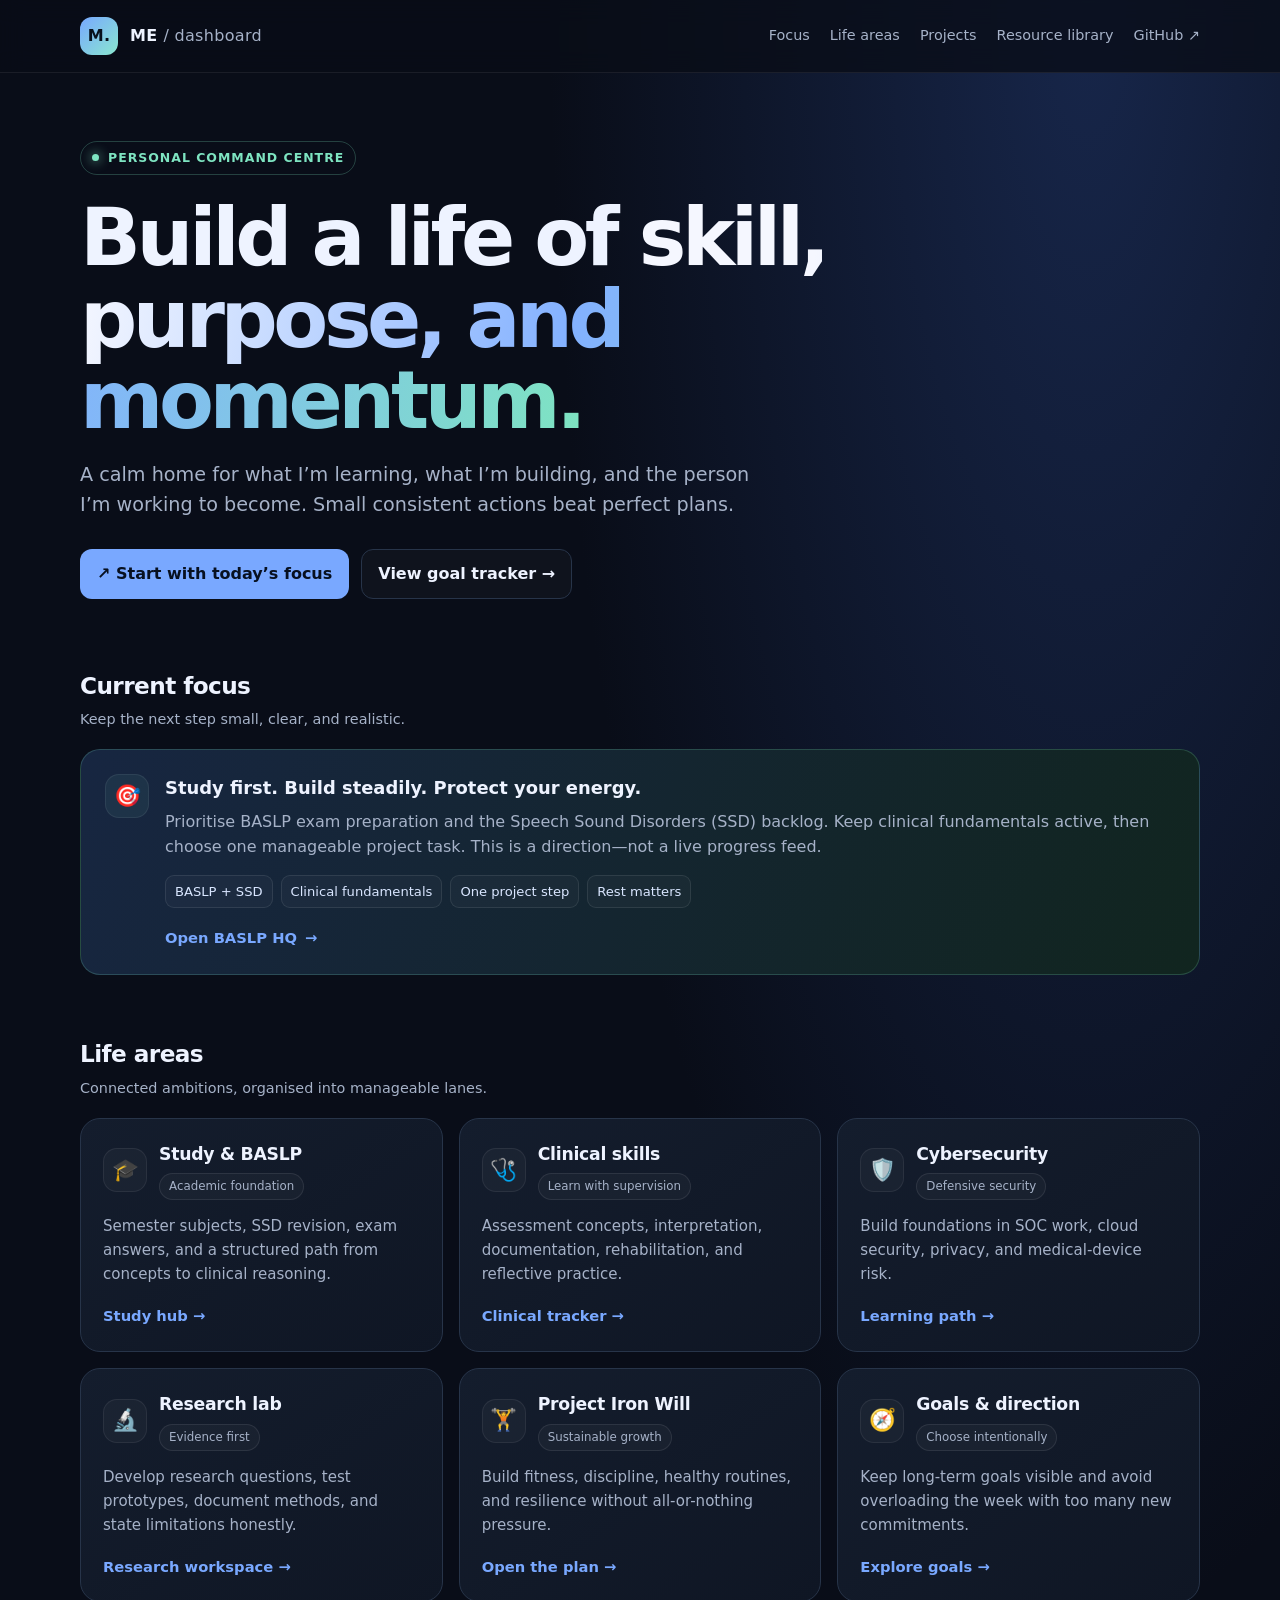
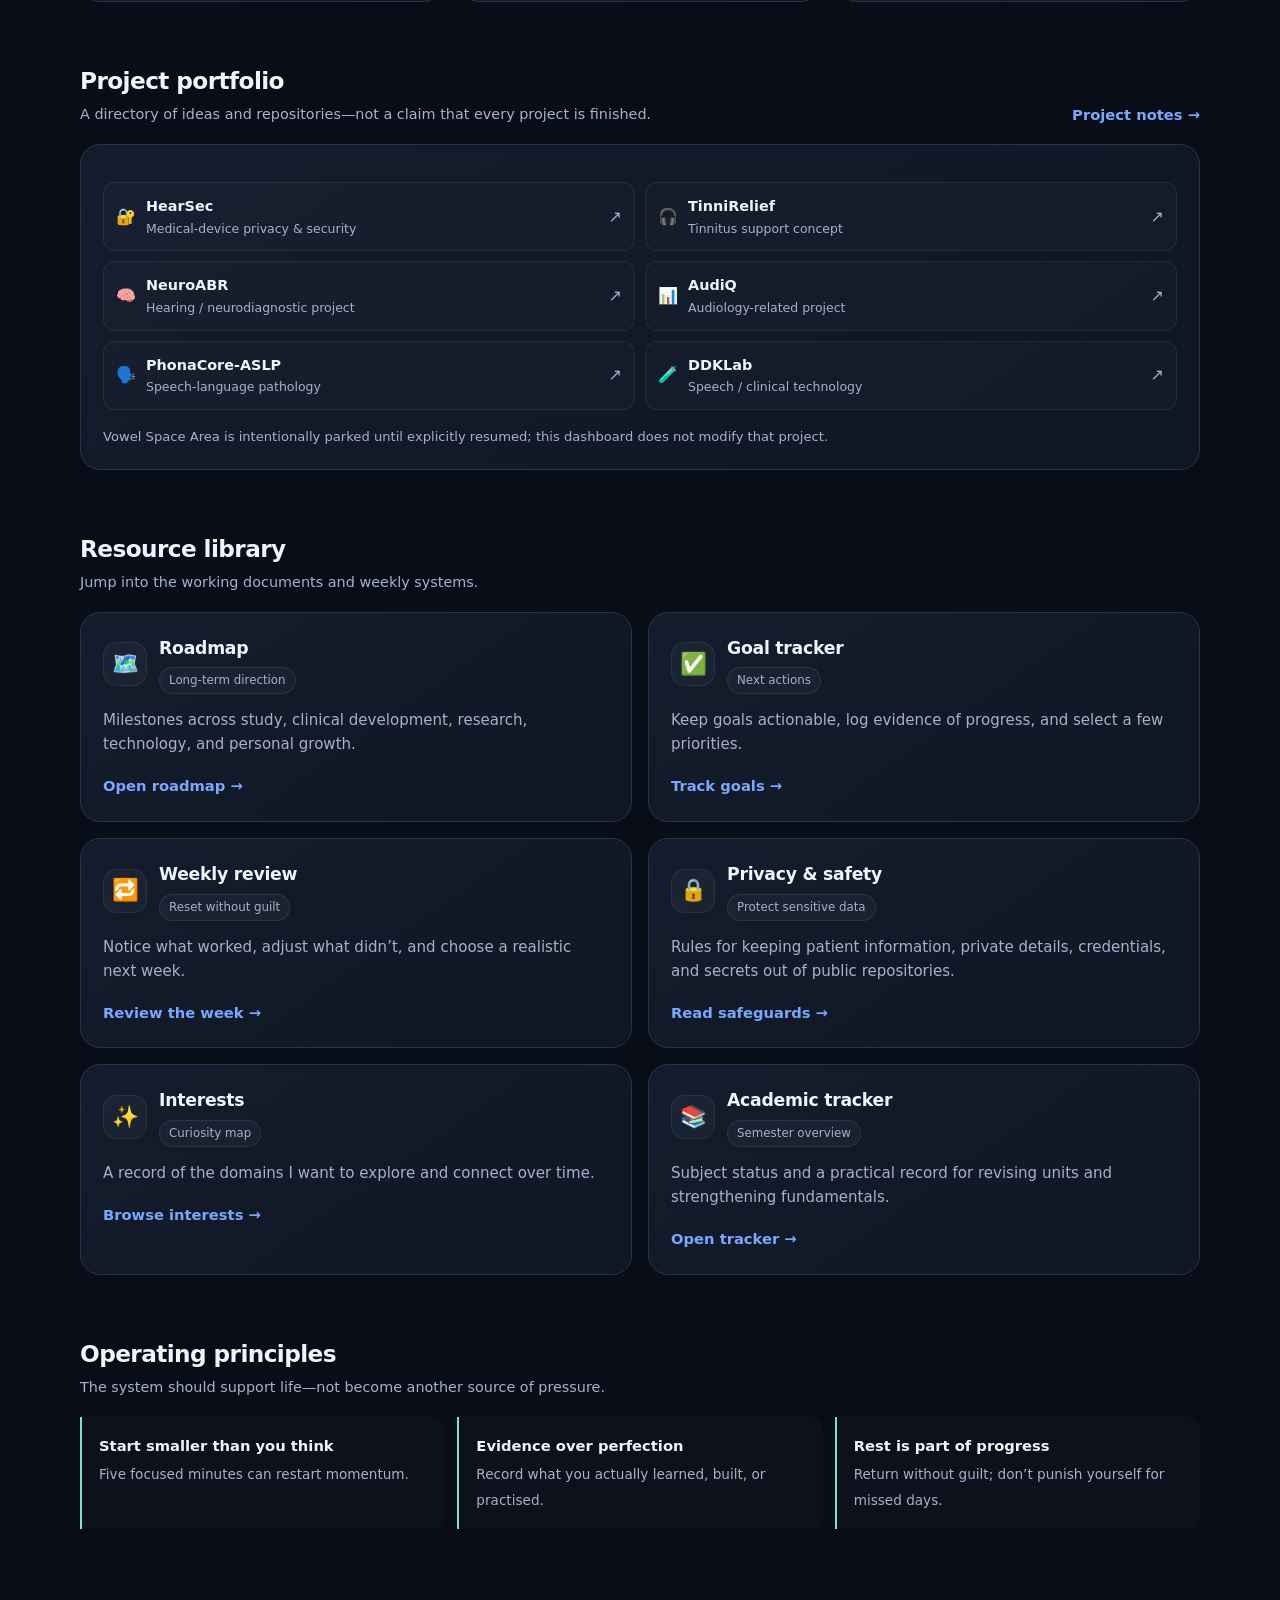
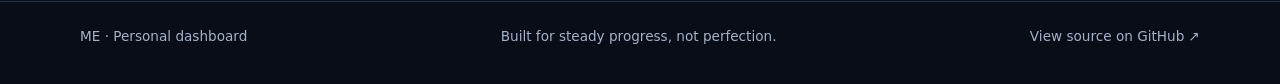
<file: index.html>
<!doctype html>
<html lang="en">
<head>
  <meta charset="utf-8">
  <meta name="viewport" content="width=device-width, initial-scale=1">
  <meta name="theme-color" content="#0b1020">
  <meta name="description" content="A personal command centre for learning, research, projects, and long-term growth.">
  <title>ME — Personal Dashboard</title>
  <style>
    :root{color-scheme:dark;--bg:#090d18;--panel:#111827;--panel2:#151f31;--line:#273449;--text:#eef3ff;--muted:#a6b2c8;--accent:#79a8ff;--mint:#7ee4c1;--gold:#ffd58a;--radius:20px;--max:1120px}
    *{box-sizing:border-box}
    html{scroll-behavior:smooth}
    body{margin:0;background:radial-gradient(ellipse at 85% 0%,#17264a 0,transparent 35%),var(--bg);color:var(--text);font:16px/1.6 Inter,ui-sans-serif,system-ui,-apple-system,BlinkMacSystemFont,"Segoe UI",sans-serif}
    a{color:inherit;text-decoration:none}
    a:focus-visible{outline:3px solid var(--mint);outline-offset:4px;border-radius:8px}
    .wrap{width:min(var(--max),calc(100% - 40px));margin:auto}
    .topbar{border-bottom:1px solid #ffffff12;background:#090d18c9;backdrop-filter:blur(12px)}
    .nav{min-height:72px;display:flex;align-items:center;justify-content:space-between;gap:20px}
    .brand{display:flex;align-items:center;gap:12px;font-weight:800;letter-spacing:.02em}
    .mark{display:grid;place-items:center;width:38px;height:38px;border-radius:12px;background:linear-gradient(135deg,#78a8ff,#8ae7cf);color:#08111d;font-weight:900}
    .navlinks{display:flex;gap:20px;flex-wrap:wrap;color:var(--muted);font-size:.9rem}
    .navlinks a:hover,.link:hover{color:var(--mint)}
    .hero{padding:68px 0 38px}
    .eyebrow{display:inline-flex;align-items:center;gap:9px;padding:6px 11px;border:1px solid #7ee4c13d;border-radius:999px;color:var(--mint);font-size:.78rem;font-weight:700;letter-spacing:.08em;text-transform:uppercase}
    .dot{width:7px;height:7px;border-radius:50%;background:var(--mint);box-shadow:0 0 12px #7ee4c1}
    h1{font-size:clamp(2.5rem,7vw,5rem);line-height:1.02;letter-spacing:-.055em;margin:22px 0 18px;max-width:850px}
    .gradient{background:linear-gradient(100deg,#f5f7ff 15%,#83b1ff 55%,#7ee4c1 100%);-webkit-background-clip:text;background-clip:text;color:transparent}
    .lead{font-size:clamp(1rem,2vw,1.2rem);color:var(--muted);max-width:700px;margin:0}
    .hero-actions{display:flex;gap:12px;flex-wrap:wrap;margin-top:28px}
    .btn{display:inline-flex;align-items:center;justify-content:center;gap:9px;padding:11px 16px;border-radius:12px;font-weight:750;border:1px solid var(--line);transition:transform .18s,border-color .18s}
    .btn:hover{transform:translateY(-2px);border-color:#7fa8f7}
    .primary{background:var(--accent);color:#071020;border-color:transparent}
    .secondary{background:#ffffff06}
    .section{padding:30px 0}
    .section-head{display:flex;align-items:end;justify-content:space-between;gap:16px;margin-bottom:18px}
    h2{font-size:1.45rem;letter-spacing:-.025em;margin:0}
    .section-note{color:var(--muted);font-size:.9rem;margin:4px 0 0}
    .grid{display:grid;grid-template-columns:repeat(12,minmax(0,1fr));gap:16px}
    .card{background:linear-gradient(145deg,#141d2d,#0f1624);border:1px solid var(--line);border-radius:var(--radius);padding:22px;min-width:0;transition:transform .2s,border-color .2s}
    .card:hover{transform:translateY(-3px);border-color:#536b91}
    .span-4{grid-column:span 4}.span-6{grid-column:span 6}.span-8{grid-column:span 8}.span-12{grid-column:span 12}
    .card-top{display:flex;align-items:center;gap:12px;margin-bottom:14px}
    .icon{width:44px;height:44px;display:grid;place-items:center;border:1px solid #ffffff12;background:#ffffff08;border-radius:14px;font-size:1.35rem;flex-shrink:0}
    .card h3{margin:0;font-size:1.08rem;letter-spacing:-.015em}
    .tag{display:inline-flex;border:1px solid #ffffff16;background:#ffffff08;color:var(--muted);border-radius:999px;padding:3px 9px;font-size:.74rem;margin-top:5px}
    .card p{margin:0;color:var(--muted);font-size:.94rem}
    .card-link{display:inline-flex;margin-top:18px;align-items:center;gap:8px;color:var(--accent);font-weight:750;font-size:.92rem}
    .priority{display:flex;align-items:flex-start;gap:16px;background:linear-gradient(115deg,#172641,#11251f);border:1px solid #7ee4c133;border-radius:var(--radius);padding:24px}
    .priority .icon{background:#7ee4c112}
    .priority h3{margin:0 0 6px;font-size:1.12rem}
    .priority p{margin:0;color:var(--muted)}
    .pills{display:flex;flex-wrap:wrap;gap:8px;margin-top:15px}
    .pill{font-size:.82rem;color:#d9e6ff;border:1px solid #ffffff17;border-radius:9px;padding:5px 9px;background:#ffffff07}
    .project-list{display:grid;grid-template-columns:repeat(2,minmax(0,1fr));gap:10px;margin-top:15px}
    .project{display:flex;align-items:center;gap:10px;padding:12px;border:1px solid #ffffff12;background:#ffffff04;border-radius:12px;min-width:0}
    .project strong{display:block;font-size:.9rem;overflow-wrap:anywhere}
    .project small{display:block;color:var(--muted);font-size:.78rem}
    .arrow{margin-left:auto;color:var(--muted)}
    .principles{display:grid;grid-template-columns:repeat(3,minmax(0,1fr));gap:12px}
    .principle{padding:17px;border-left:2px solid var(--mint);background:#ffffff04;border-radius:0 12px 12px 0}
    .principle strong{display:block;font-size:.92rem;margin-bottom:4px}
    .principle span{color:var(--muted);font-size:.85rem}
    footer{margin-top:42px;border-top:1px solid var(--line);padding:24px 0 36px;color:var(--muted);font-size:.85rem}
    footer .foot{display:flex;justify-content:space-between;gap:12px;flex-wrap:wrap}
    @media(max-width:800px){.span-4,.span-6,.span-8{grid-column:span 6}.navlinks{gap:12px}.hero{padding-top:48px}}
    @media(max-width:560px){.wrap{width:min(100% - 28px,var(--max))}.nav{padding:12px 0;align-items:flex-start;flex-direction:column;gap:10px}.navlinks{font-size:.82rem;gap:14px}.hero{padding-top:38px}.span-4,.span-6,.span-8,.span-12{grid-column:span 12}.card{padding:18px}.project-list,.principles{grid-template-columns:1fr}.section-head{align-items:flex-start;flex-direction:column}.priority{padding:18px}}
    @media(prefers-reduced-motion:reduce){html{scroll-behavior:auto}*,*::before,*::after{transition:none!important}}
  </style>
</head>
<body>
  <header class="topbar">
    <div class="wrap nav">
      <a class="brand" href="#home" aria-label="ME dashboard home"><span class="mark">M.</span><span>ME <span style="color:var(--muted);font-weight:500">/ dashboard</span></span></a>
      <nav class="navlinks" aria-label="Main navigation">
        <a href="#focus">Focus</a><a href="#domains">Life areas</a><a href="#projects">Projects</a><a href="#library">Resource library</a>
        <a href="https://github.com/aether56tk/ME">GitHub ↗</a>
      </nav>
    </div>
  </header>
  <main id="home" class="wrap">
    <section class="hero">
      <span class="eyebrow"><span class="dot"></span> Personal command centre</span>
      <h1>Build a life of <span class="gradient">skill, purpose, and momentum.</span></h1>
      <p class="lead">A calm home for what I’m learning, what I’m building, and the person I’m working to become. Small consistent actions beat perfect plans.</p>
      <div class="hero-actions">
        <a class="btn primary" href="#focus">↗ Start with today’s focus</a>
        <a class="btn secondary" href="tracker/GOAL_TRACKER.md">View goal tracker →</a>
      </div>
    </section>

    <section id="focus" class="section">
      <div class="section-head"><div><h2>Current focus</h2><p class="section-note">Keep the next step small, clear, and realistic.</p></div></div>
      <div class="priority">
        <div class="icon" aria-hidden="true">🎯</div>
        <div>
          <h3>Study first. Build steadily. Protect your energy.</h3>
          <p>Prioritise BASLP exam preparation and the Speech Sound Disorders (SSD) backlog. Keep clinical fundamentals active, then choose one manageable project task. This is a direction—not a live progress feed.</p>
          <div class="pills"><span class="pill">BASLP + SSD</span><span class="pill">Clinical fundamentals</span><span class="pill">One project step</span><span class="pill">Rest matters</span></div>
          <a class="card-link" href="docs/BASLP_HQ.md">Open BASLP HQ <span aria-hidden="true">→</span></a>
        </div>
      </div>
    </section>

    <section id="domains" class="section">
      <div class="section-head"><div><h2>Life areas</h2><p class="section-note">Connected ambitions, organised into manageable lanes.</p></div></div>
      <div class="grid">
        <article class="card span-4"><div class="card-top"><div class="icon">🎓</div><div><h3>Study & BASLP</h3><span class="tag">Academic foundation</span></div></div><p>Semester subjects, SSD revision, exam answers, and a structured path from concepts to clinical reasoning.</p><a class="card-link" href="docs/BASLP_HQ.md">Study hub →</a></article>
        <article class="card span-4"><div class="card-top"><div class="icon">🩺</div><div><h3>Clinical skills</h3><span class="tag">Learn with supervision</span></div></div><p>Assessment concepts, interpretation, documentation, rehabilitation, and reflective practice.</p><a class="card-link" href="docs/ACADEMICS.md">Clinical tracker →</a></article>
        <article class="card span-4"><div class="card-top"><div class="icon">🛡️</div><div><h3>Cybersecurity</h3><span class="tag">Defensive security</span></div></div><p>Build foundations in SOC work, cloud security, privacy, and medical-device risk.</p><a class="card-link" href="docs/CYBERSECURITY.md">Learning path →</a></article>
        <article class="card span-4"><div class="card-top"><div class="icon">🔬</div><div><h3>Research lab</h3><span class="tag">Evidence first</span></div></div><p>Develop research questions, test prototypes, document methods, and state limitations honestly.</p><a class="card-link" href="docs/RESEARCH_LAB.md">Research workspace →</a></article>
        <article class="card span-4"><div class="card-top"><div class="icon">🏋️</div><div><h3>Project Iron Will</h3><span class="tag">Sustainable growth</span></div></div><p>Build fitness, discipline, healthy routines, and resilience without all-or-nothing pressure.</p><a class="card-link" href="docs/PROJECT_IRON_WILL.md">Open the plan →</a></article>
        <article class="card span-4"><div class="card-top"><div class="icon">🧭</div><div><h3>Goals & direction</h3><span class="tag">Choose intentionally</span></div></div><p>Keep long-term goals visible and avoid overloading the week with too many new commitments.</p><a class="card-link" href="docs/FUTURE_GOALS.md">Explore goals →</a></article>
      </div>
    </section>

    <section id="projects" class="section">
      <div class="section-head"><div><h2>Project portfolio</h2><p class="section-note">A directory of ideas and repositories—not a claim that every project is finished.</p></div><a class="card-link" href="docs/PROJECTS.md">Project notes →</a></div>
      <div class="card">
        <div class="project-list">
          <a class="project" href="https://github.com/aether56tk/HearSec"><span>🔐</span><span><strong>HearSec</strong><small>Medical-device privacy & security</small></span><span class="arrow">↗</span></a>
          <a class="project" href="https://github.com/aether56tk/TinniRelief"><span>🎧</span><span><strong>TinniRelief</strong><small>Tinnitus support concept</small></span><span class="arrow">↗</span></a>
          <a class="project" href="https://github.com/aether56tk/NeuroABR"><span>🧠</span><span><strong>NeuroABR</strong><small>Hearing / neurodiagnostic project</small></span><span class="arrow">↗</span></a>
          <a class="project" href="https://github.com/aether56tk/AudiQ"><span>📊</span><span><strong>AudiQ</strong><small>Audiology-related project</small></span><span class="arrow">↗</span></a>
          <a class="project" href="https://github.com/aether56tk/PhonaCore-ASLP"><span>🗣️</span><span><strong>PhonaCore-ASLP</strong><small>Speech-language pathology</small></span><span class="arrow">↗</span></a>
          <a class="project" href="https://github.com/aether56tk/DDKLab"><span>🧪</span><span><strong>DDKLab</strong><small>Speech / clinical technology</small></span><span class="arrow">↗</span></a>
        </div>
        <p style="margin-top:16px;font-size:.82rem">Vowel Space Area is intentionally parked until explicitly resumed; this dashboard does not modify that project.</p>
      </div>
    </section>

    <section id="library" class="section">
      <div class="section-head"><div><h2>Resource library</h2><p class="section-note">Jump into the working documents and weekly systems.</p></div></div>
      <div class="grid">
        <a class="card span-6" href="docs/ROADMAP.md"><div class="card-top"><div class="icon">🗺️</div><div><h3>Roadmap</h3><span class="tag">Long-term direction</span></div></div><p>Milestones across study, clinical development, research, technology, and personal growth.</p><span class="card-link">Open roadmap →</span></a>
        <a class="card span-6" href="tracker/GOAL_TRACKER.md"><div class="card-top"><div class="icon">✅</div><div><h3>Goal tracker</h3><span class="tag">Next actions</span></div></div><p>Keep goals actionable, log evidence of progress, and select a few priorities.</p><span class="card-link">Track goals →</span></a>
        <a class="card span-6" href="tracker/WEEKLY_REVIEW.md"><div class="card-top"><div class="icon">🔁</div><div><h3>Weekly review</h3><span class="tag">Reset without guilt</span></div></div><p>Notice what worked, adjust what didn’t, and choose a realistic next week.</p><span class="card-link">Review the week →</span></a>
        <a class="card span-6" href="docs/PRIVACY.md"><div class="card-top"><div class="icon">🔒</div><div><h3>Privacy & safety</h3><span class="tag">Protect sensitive data</span></div></div><p>Rules for keeping patient information, private details, credentials, and secrets out of public repositories.</p><span class="card-link">Read safeguards →</span></a>
        <a class="card span-6" href="docs/INTERESTS.md"><div class="card-top"><div class="icon">✨</div><div><h3>Interests</h3><span class="tag">Curiosity map</span></div></div><p>A record of the domains I want to explore and connect over time.</p><span class="card-link">Browse interests →</span></a>
        <a class="card span-6" href="docs/ACADEMICS.md"><div class="card-top"><div class="icon">📚</div><div><h3>Academic tracker</h3><span class="tag">Semester overview</span></div></div><p>Subject status and a practical record for revising units and strengthening fundamentals.</p><span class="card-link">Open tracker →</span></a>
      </div>
    </section>

    <section class="section">
      <div class="section-head"><div><h2>Operating principles</h2><p class="section-note">The system should support life—not become another source of pressure.</p></div></div>
      <div class="principles">
        <div class="principle"><strong>Start smaller than you think</strong><span>Five focused minutes can restart momentum.</span></div>
        <div class="principle"><strong>Evidence over perfection</strong><span>Record what you actually learned, built, or practised.</span></div>
        <div class="principle"><strong>Rest is part of progress</strong><span>Return without guilt; don’t punish yourself for missed days.</span></div>
      </div>
    </section>
  </main>
  <footer><div class="wrap foot"><span>ME · Personal dashboard</span><span>Built for steady progress, not perfection.</span><a class="link" href="https://github.com/aether56tk/ME">View source on GitHub ↗</a></div></footer>
</body>
</html>
</file>
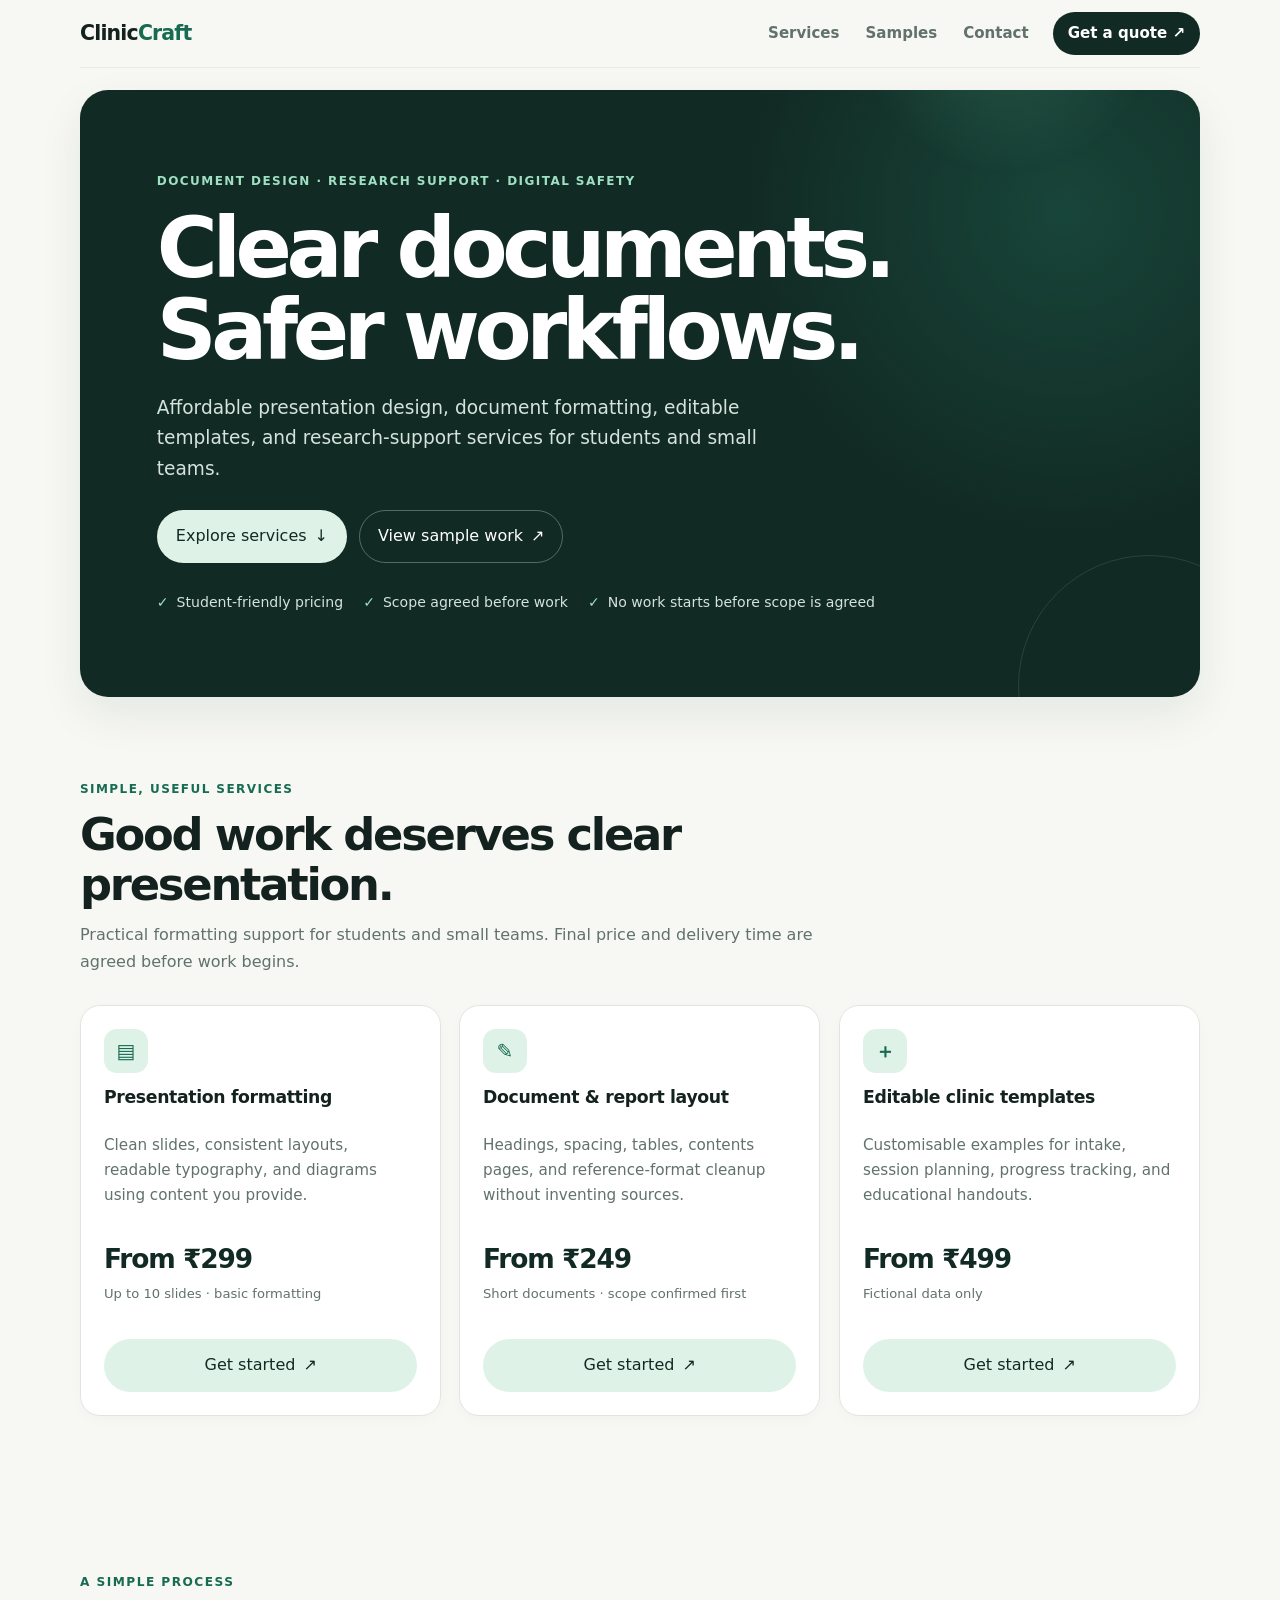
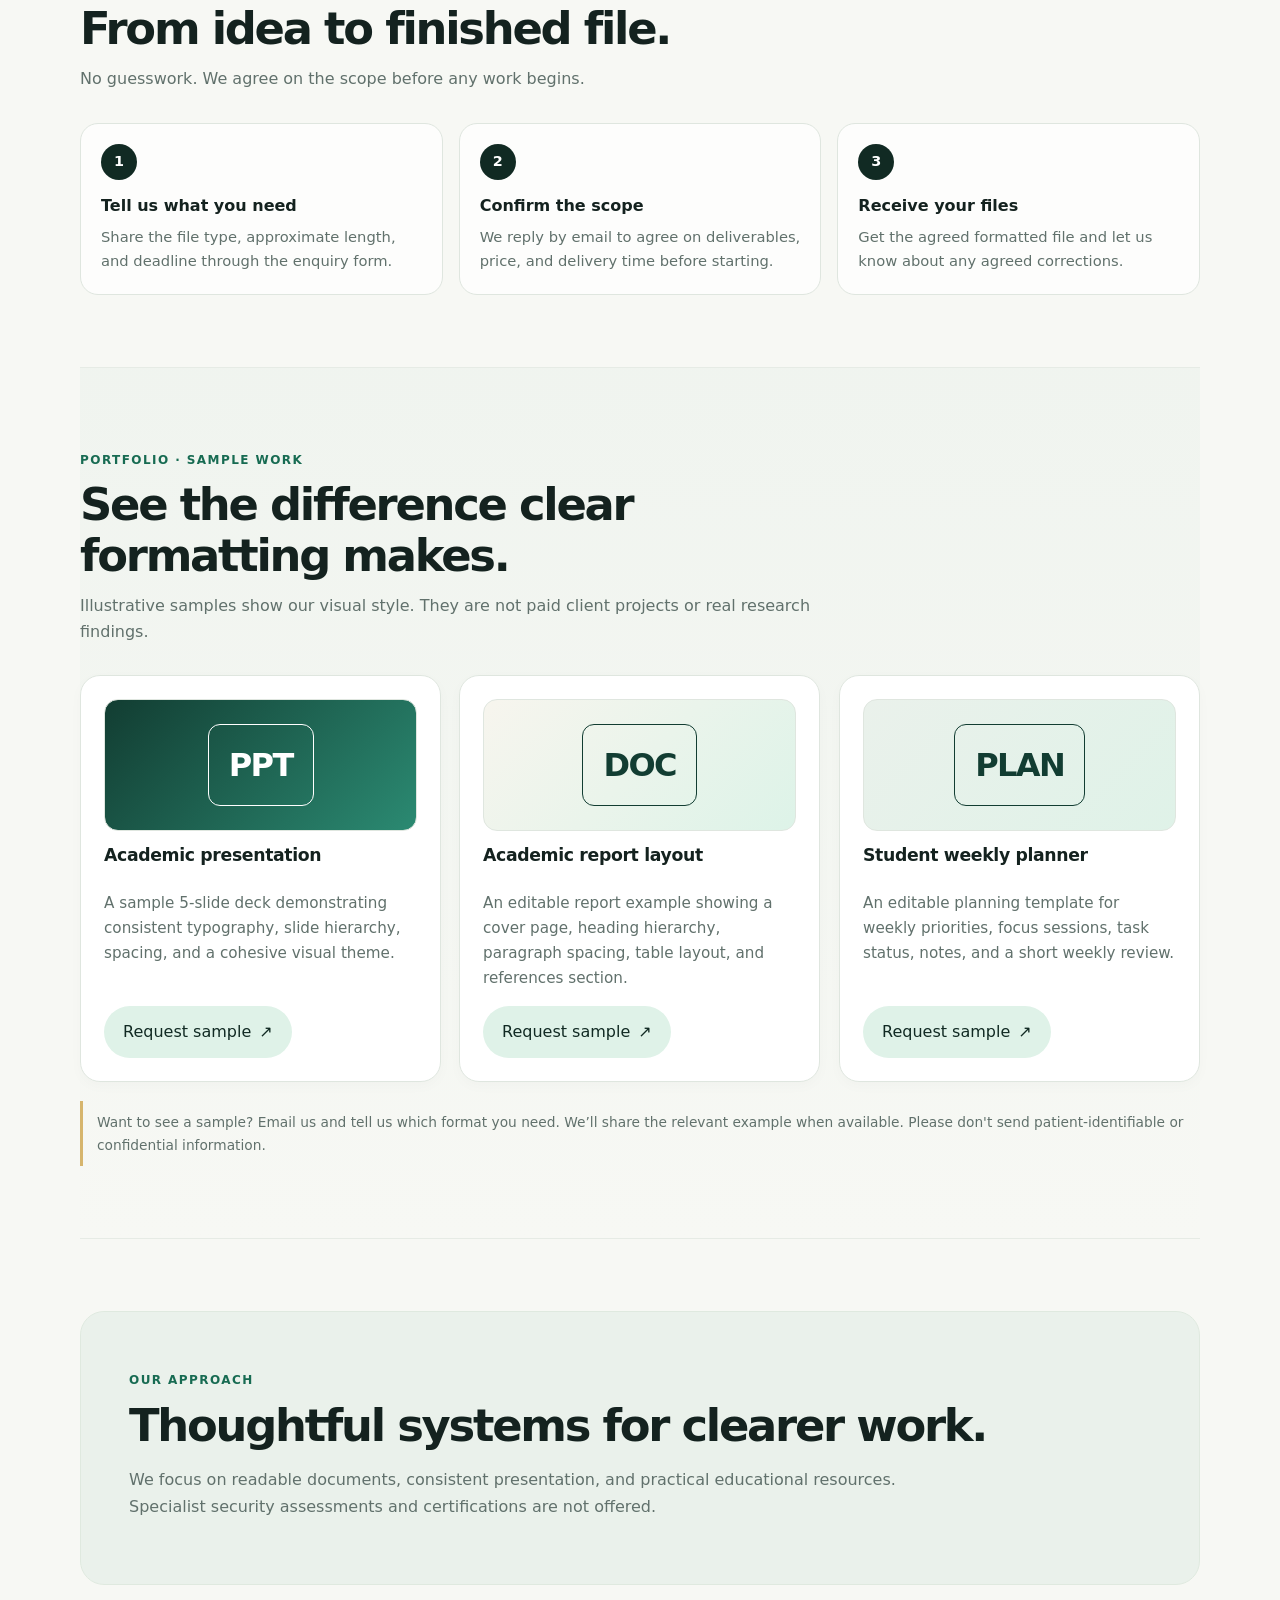
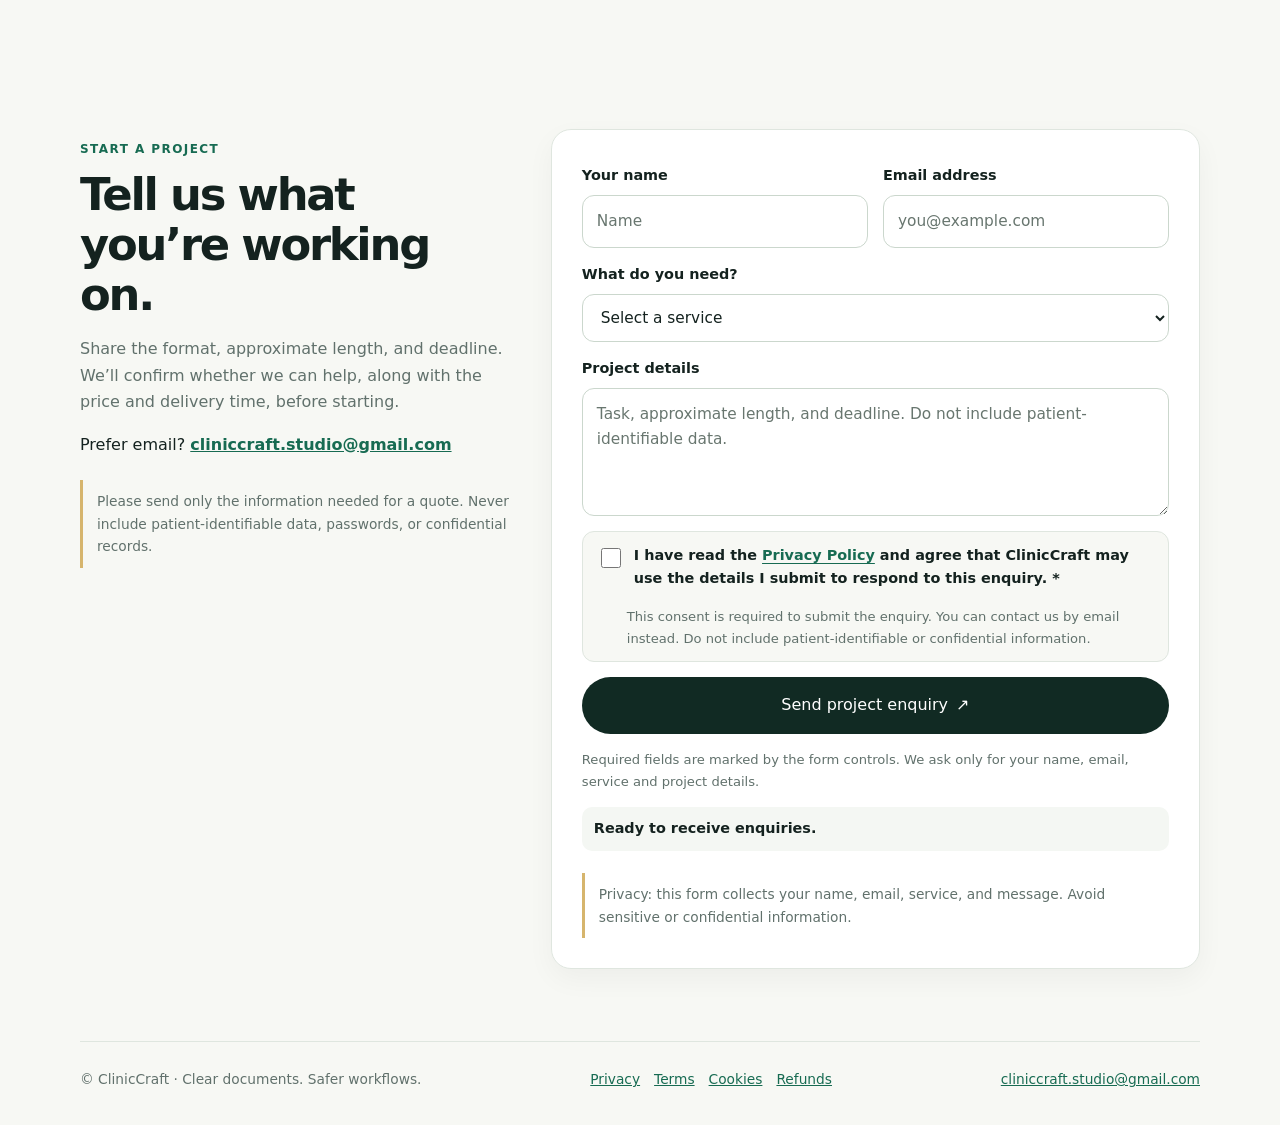
<file: ClinicCraft/index.html>
<!doctype html>
<html lang="en">
<head>
<meta charset="utf-8"><meta name="viewport" content="width=device-width,initial-scale=1">
<meta name="description" content="Affordable presentation design, document formatting, editable templates, and research support.">
<title>ClinicCraft — Clear documents. Safer workflows.</title>
<style>
:root{color-scheme:light;--ink:#14221f;--muted:#61716c;--paper:#f7f8f4;--line:#dfe6df;--green:#176b52;--mint:#dff2e8;--dark:#112a23;--white:#fff;--soft:#eaf1eb}
*{box-sizing:border-box}
html{scroll-behavior:smooth;scroll-padding-top:84px}
body{margin:0;background:var(--paper);color:var(--ink);font:16px/1.65 system-ui,-apple-system,BlinkMacSystemFont,"Segoe UI",sans-serif;-webkit-font-smoothing:antialiased}
a{color:inherit}
a:focus-visible,button:focus-visible,input:focus-visible,select:focus-visible,textarea:focus-visible{outline:3px solid #71b99b;outline-offset:3px}
.wrap{width:min(1120px,calc(100% - 48px));margin-inline:auto}
.nav{position:sticky;top:0;z-index:10;padding:15px 0;display:flex;align-items:center;justify-content:space-between;gap:20px;background:rgba(247,248,244,.94);backdrop-filter:blur(14px);border-bottom:1px solid rgba(223,230,223,.7)}
.brand{font-weight:900;font-size:1.28rem;letter-spacing:-.04em;text-decoration:none}.brand span{color:var(--green)}
.nav nav{display:flex;align-items:center;gap:22px}.nav nav a{text-decoration:none;color:var(--muted);font-size:.94rem;font-weight:650}.nav nav a:hover{color:var(--green)}
.nav .nav-cta{padding:9px 15px;background:var(--dark);color:#fff;border-radius:999px}
.hero{position:relative;overflow:hidden;margin-top:22px;padding:clamp(34px,6vw,78px);border-radius:28px;background:radial-gradient(circle at 88% 20%,rgba(43,138,114,.28),transparent 30%),var(--dark);color:#fff;box-shadow:0 18px 45px rgba(17,42,35,.08)}
.hero:after{content:"";position:absolute;width:260px;height:260px;border:1px solid rgba(221,243,232,.12);border-radius:50%;right:-80px;bottom:-120px;pointer-events:none}
.eyebrow{color:#9fdfc2;font-weight:800;letter-spacing:.12em;text-transform:uppercase;font-size:.75rem;line-height:1.4}
.hero h1{max-width:820px;font-size:clamp(2.65rem,6.6vw,5.2rem);line-height:.99;letter-spacing:-.065em;margin:18px 0 20px}
.hero p{max-width:660px;color:#d5e3dc;font-size:clamp(1rem,1.7vw,1.16rem);margin:0 0 26px}
.actions{display:flex;align-items:center;flex-wrap:wrap;gap:12px}.btn{display:inline-flex;align-items:center;justify-content:center;gap:8px;padding:12px 18px;border-radius:999px;background:var(--mint);color:var(--dark);font-weight:750;text-decoration:none;border:1px solid transparent;cursor:pointer;font:inherit;transition:transform .18s ease,background .18s ease,box-shadow .18s ease}.btn:hover{transform:translateY(-2px);box-shadow:0 8px 18px rgba(17,42,35,.1)}.btn-secondary{background:transparent;color:var(--dark);border-color:#cbd7cd}.hero .btn-secondary{color:#fff;border-color:rgba(255,255,255,.3)}.hero .btn-secondary:hover{background:rgba(255,255,255,.08)}
.trust-strip{display:flex;gap:20px;flex-wrap:wrap;margin-top:28px;color:#d5e3dc;font-size:.88rem}.trust-strip span:before{content:"✓";color:#9fdfc2;font-weight:900;margin-right:8px}
.section{padding:clamp(42px,6vw,72px) 0}.section-head{max-width:760px;margin-bottom:24px}.section h2{font-size:clamp(1.85rem,3.6vw,2.8rem);line-height:1.12;letter-spacing:-.05em;margin:12px 0}.muted{color:var(--muted)}.section-intro{max-width:760px;margin:0;color:var(--muted)}
.grid{display:grid;grid-template-columns:repeat(3,minmax(0,1fr));gap:18px}.card{min-width:0;padding:23px;border:1px solid var(--line);border-radius:20px;background:var(--white);box-shadow:0 4px 14px rgba(20,34,31,.025);transition:transform .2s ease,box-shadow .2s ease,border-color .2s ease}.card:hover{transform:translateY(-3px);border-color:#c4d8cc;box-shadow:0 14px 28px rgba(20,34,31,.07)}.card h3{font-size:1.08rem;line-height:1.35;margin:13px 0 8px;letter-spacing:-.02em}.card p{font-size:.95rem;line-height:1.65}.price{font-size:1.65rem;font-weight:900;letter-spacing:-.04em;margin:15px 0 2px;color:var(--dark)}.card small{display:block;color:var(--muted);font-size:.82rem}.service-icon{width:44px;height:44px;display:grid;place-items:center;border-radius:13px;background:var(--mint);color:var(--green);font-size:1.25rem;font-weight:850}.service-card .btn{margin-top:17px}.portfolio{border-block:1px solid #e6ebe5;background:linear-gradient(180deg,rgba(234,241,235,.55),rgba(247,248,244,0));}
.sample-art{height:132px;border-radius:14px;display:flex;align-items:center;justify-content:center;overflow:hidden;border:1px solid var(--line);font-size:2rem;font-weight:900;letter-spacing:-.05em}.sample-art.ppt{background:linear-gradient(135deg,#123d32,#2b8a72);color:#fff}.sample-art.doc{background:linear-gradient(135deg,#f7f5ee,#ddf3e8);color:#123d32}.sample-art.plan{background:linear-gradient(135deg,#eaf1eb,#dff2e8);color:#123d32}.sample-art span{display:inline-block;padding:14px 20px;border:1px solid currentColor;border-radius:12px}
.portfolio .card{display:flex;flex-direction:column}.portfolio .card .btn{align-self:flex-start;margin-top:auto}.notice{font-size:.86rem;color:var(--muted);border-left:3px solid #d6b56d;padding:10px 0 10px 14px;margin:22px 0 0}
.contact{background:var(--soft);padding:clamp(24px,5vw,48px);border-radius:24px;border:1px solid #dfe9df}.contact p:last-child{max-width:780px}
.contact-layout{display:grid;grid-template-columns:.8fr 1.2fr;gap:38px;align-items:start}.contact-copy{position:sticky;top:105px}.contact-copy h2{margin-top:12px}.contact-copy a{color:var(--green);font-weight:700}
.form-panel{padding:clamp(20px,3vw,30px);background:#fff;border:1px solid var(--line);border-radius:20px;box-shadow:0 10px 28px rgba(20,34,31,.045)}.form{display:grid;grid-template-columns:1fr 1fr;gap:15px;margin-top:4px}.field{display:flex;flex-direction:column;gap:7px;min-width:0}.full{grid-column:1/-1}label{font-weight:750;font-size:.9rem}input,select,textarea{width:100%;font:inherit;font-size:.96rem;padding:13px 14px;border:1px solid #cbd7cd;border-radius:12px;background:#fff;color:var(--ink);transition:border-color .15s,box-shadow .15s}input:focus,select:focus,textarea:focus{outline:none;border-color:var(--green);box-shadow:0 0 0 3px rgba(23,107,82,.1)}textarea{min-height:128px;resize:vertical}input::placeholder,textarea::placeholder{color:#68766f}.form .btn{width:100%;background:var(--dark);color:#fff;padding:14px}.form .btn:hover{background:var(--green)}button:disabled{opacity:.6;cursor:wait}.status{margin:0;font-size:.9rem;font-weight:650}.status[data-kind=error]{color:#a12c2c}.status[data-kind=success]{color:var(--green)}
.footer{padding:26px 0 34px;color:var(--muted);font-size:.86rem;border-top:1px solid var(--line);display:flex;justify-content:space-between;gap:12px;flex-wrap:wrap}.footer a{color:var(--green)}.footer nav{display:flex;flex-wrap:wrap;gap:14px}.skip-link{position:absolute;left:12px;top:-60px;z-index:100;background:#fff;color:#112a23;padding:10px 14px;border:2px solid #176b52;border-radius:8px}.skip-link:focus{top:12px}.consent-field{padding:12px 14px;background:#f7f8f4;border:1px solid var(--line);border-radius:12px}.consent-label{display:flex;align-items:flex-start;gap:10px;font-weight:600}.consent-label input{width:20px;height:20px;flex:0 0 20px;margin-top:4px;accent-color:var(--green)}.consent-label a{color:var(--green);text-decoration:underline;text-underline-offset:3px}.consent-field .form-hint{margin:8px 0 0 30px}
@media(max-width:820px){.grid{grid-template-columns:repeat(2,minmax(0,1fr))}.contact-layout{grid-template-columns:1fr;gap:22px}.contact-copy{position:static}.nav{position:relative}}
@media(max-width:560px){.wrap{width:min(100% - 30px,1120px)}.nav{align-items:flex-start;padding:14px 0}.nav nav{gap:12px;flex-wrap:wrap;justify-content:flex-end}.nav nav a{font-size:.84rem}.nav .nav-cta{padding:7px 10px}.hero{margin-top:12px;border-radius:20px;padding:28px 23px}.hero h1{font-size:clamp(2.45rem,12vw,3.5rem)}.trust-strip{gap:9px 16px}.section{padding:42px 0}.grid{grid-template-columns:1fr;gap:13px}.card{padding:20px}.sample-art{height:118px}.form{grid-template-columns:1fr}.full{grid-column:auto}.form-panel{padding:18px}.footer{font-size:.8rem}}
@media(prefers-reduced-motion:reduce){html{scroll-behavior:auto}*,*:before,*:after{transition:none!important}}

/* Motion system: subtle, accessible, and performance-conscious */
@keyframes cc-rise-in{from{opacity:0;transform:translate3d(0,22px,0)}to{opacity:1;transform:translate3d(0,0,0)}}
@keyframes cc-soft-glow{0%,100%{opacity:.55;transform:scale(1)}50%{opacity:.9;transform:scale(1.06)}}
@keyframes cc-marquee-in{from{opacity:0;transform:translateY(10px)}to{opacity:1;transform:translateY(0)}}
.hero{isolation:isolate;animation:cc-rise-in .8s cubic-bezier(.2,.7,.2,1) both}
.hero:before{content:"";position:absolute;z-index:-1;width:320px;height:320px;right:3%;top:-38%;border-radius:50%;background:radial-gradient(circle,rgba(96,190,151,.22),rgba(96,190,151,0) 68%);filter:blur(4px);animation:cc-soft-glow 8s ease-in-out infinite}
.hero .eyebrow{animation:cc-marquee-in .65s .1s both}
.hero h1{animation:cc-marquee-in .75s .18s both}
.hero>p{animation:cc-marquee-in .75s .28s both}
.hero .actions{animation:cc-marquee-in .75s .38s both}
.hero .trust-strip{animation:cc-marquee-in .75s .48s both}
.service-card,.portfolio .card{will-change:transform}
.reveal-ready .reveal{opacity:0;transform:translateY(22px);transition:opacity .65s ease,transform .65s cubic-bezier(.2,.7,.2,1);transition-delay:var(--reveal-delay,0ms)}
.reveal-ready .reveal.is-visible{opacity:1;transform:translateY(0)}
.service-card:hover .service-icon{transform:rotate(-5deg) scale(1.06);background:#ccebdc}
.service-icon{transition:transform .25s ease,background .25s ease}
.sample-art{position:relative;isolation:isolate;transition:transform .35s cubic-bezier(.2,.7,.2,1),box-shadow .35s ease}
.sample-art:after{content:"";position:absolute;inset:0;z-index:-1;background:linear-gradient(115deg,transparent 25%,rgba(255,255,255,.23) 48%,transparent 68%);transform:translateX(-130%);transition:transform .65s ease}
.portfolio .card:hover .sample-art{transform:translateY(-2px) scale(1.015);box-shadow:0 10px 24px rgba(17,42,35,.12)}
.portfolio .card:hover .sample-art:after{transform:translateX(130%)}
.btn{position:relative;overflow:hidden}
.btn:after{content:"";position:absolute;inset:0;background:linear-gradient(110deg,transparent,rgba(255,255,255,.22),transparent);transform:translateX(-120%);transition:transform .5s ease}
.btn:hover:after{transform:translateX(120%)}
@media(prefers-reduced-motion:reduce){.hero,.hero:before,.hero .eyebrow,.hero h1,.hero>p,.hero .actions,.hero .trust-strip{animation:none!important}.reveal-ready .reveal{opacity:1;transform:none;transition:none}.service-icon,.sample-art,.btn{transition:none}.sample-art:after,.btn:after{display:none}}

/* UI/UX refinements: clearer actions, calmer spacing, stronger mobile usability */
:root{--shadow-card:0 12px 30px rgba(17,42,35,.055)}
::selection{background:#ccebdc;color:#112a23}
.nav{padding-block:12px}
.nav nav a:not(.nav-cta){padding:8px 2px;position:relative}
.nav nav a:not(.nav-cta):after{content:"";position:absolute;left:0;right:100%;bottom:2px;height:2px;background:var(--green);transition:right .2s ease}
.nav nav a:not(.nav-cta):hover:after{right:0}
.hero{padding-block:clamp(38px,6.5vw,86px)}
.hero h1{max-width:760px}
.hero .actions .btn{min-height:48px}
.section-head{margin-bottom:30px}
.service-card{display:flex;flex-direction:column;align-items:flex-start}
.service-card .price{margin-top:auto;padding-top:14px}
.service-card .service-action{width:100%;margin-top:18px}
.service-card .service-action .btn{width:100%;min-height:46px}
.card:focus-within{outline:2px solid #8cc7aa;outline-offset:3px}
.process{display:grid;grid-template-columns:repeat(3,minmax(0,1fr));gap:16px;margin-top:26px}
.process-step{padding:20px;border:1px solid var(--line);border-radius:18px;background:rgba(255,255,255,.76)}
.process-number{display:grid;place-items:center;width:36px;height:36px;border-radius:50%;background:var(--dark);color:white;font-weight:850;font-size:.9rem}
.process-step h3{font-size:1rem;margin:13px 0 6px}
.process-step p{font-size:.92rem;color:var(--muted);margin:0}
.section-kicker{font-size:.76rem;letter-spacing:.12em;text-transform:uppercase;font-weight:850;color:var(--green)}
.form-hint{font-size:.82rem;color:var(--muted);margin:0}
.form .btn{min-height:50px}
.form .btn:disabled{transform:none;box-shadow:none}
.status{padding:10px 12px;border-radius:10px;background:#f4f7f3}
.status[data-kind=error]{background:#fff1f0}
.status[data-kind=success]{background:#e8f6ee}
.footer{align-items:center}
@media(max-width:820px){.process{grid-template-columns:1fr 1fr}.process-step:last-child{grid-column:1/-1}}
@media(max-width:560px){
 .wrap{width:min(100% - 32px,1120px)}
 .nav{align-items:center;gap:12px}
 .brand{font-size:1.12rem;white-space:nowrap}
 .nav nav{gap:5px 12px}
 .nav nav a{font-size:.82rem}
 .nav nav a:not(.nav-cta){padding:5px 0}
 .nav .nav-cta{padding:8px 11px;white-space:nowrap}
 .hero{padding:30px 22px}
 .hero h1{font-size:clamp(2.4rem,11vw,3.3rem);line-height:1.02}
 .hero p{font-size:1rem}
 .trust-strip{font-size:.82rem;display:grid;grid-template-columns:1fr;gap:8px}
 .section{padding:44px 0}
 .section h2{font-size:clamp(1.8rem,8vw,2.35rem)}
 .process{grid-template-columns:1fr;gap:10px}
 .process-step:last-child{grid-column:auto}
 .process-step{padding:17px}
 .service-card .price{font-size:1.55rem}
 .footer{align-items:flex-start;flex-direction:column}
}
@media(prefers-reduced-motion:reduce){.nav nav a:not(.nav-cta):after{transition:none}}

</style>
</head>
<body>
<a class="skip-link" href="#main-content">Skip to main content</a>
<header class="wrap nav"><a class="brand" href="#top" aria-label="ClinicCraft home">Clinic<span>Craft</span></a><nav aria-label="Main navigation"><a href="#services">Services</a><a href="#portfolio">Samples</a><a href="#contact">Contact</a><a class="nav-cta" href="#contact">Get a quote ↗</a></nav></header>
<main class="wrap" id="main-content">
<section class="hero" id="top"><div class="eyebrow">Document design · Research support · Digital safety</div><h1>Clear documents.<br>Safer workflows.</h1><p>Affordable presentation design, document formatting, editable templates, and research-support services for students and small teams.</p><div class="actions"><a class="btn" href="#services">Explore services <span aria-hidden="true">↓</span></a><a class="btn btn-secondary" href="#portfolio">View sample work <span aria-hidden="true">↗</span></a></div><div class="trust-strip"><span>Student-friendly pricing</span><span>Scope agreed before work</span><span>No work starts before scope is agreed</span></div></section>
<section id="services" class="section"><div class="section-head"><p class="eyebrow" style="color:var(--green)">Simple, useful services</p><h2>Good work deserves clear presentation.</h2><p class="section-intro">Practical formatting support for students and small teams. Final price and delivery time are agreed before work begins.</p></div><div class="grid">
<article class="card service-card"><div class="service-icon" aria-hidden="true">▤</div><h3>Presentation formatting</h3><p class="muted">Clean slides, consistent layouts, readable typography, and diagrams using content you provide.</p><div class="price">From ₹299</div><small>Up to 10 slides · basic formatting</small><div class="service-action"><a class="btn" href="#contact" data-service="Presentation formatting">Get started <span aria-hidden="true">↗</span></a></div></article>
<article class="card service-card"><div class="service-icon" aria-hidden="true">✎</div><h3>Document & report layout</h3><p class="muted">Headings, spacing, tables, contents pages, and reference-format cleanup without inventing sources.</p><div class="price">From ₹249</div><small>Short documents · scope confirmed first</small><div class="service-action"><a class="btn" href="#contact" data-service="Document and report layout">Get started <span aria-hidden="true">↗</span></a></div></article>
<article class="card service-card"><div class="service-icon" aria-hidden="true">＋</div><h3>Editable clinic templates</h3><p class="muted">Customisable examples for intake, session planning, progress tracking, and educational handouts.</p><div class="price">From ₹499</div><small>Fictional data only</small><div class="service-action"><a class="btn" href="#contact" data-service="Editable clinic templates">Get started <span aria-hidden="true">↗</span></a></div></article>
</div></section>


<section class="section" aria-labelledby="process-title"><div class="section-head"><p class="section-kicker">A simple process</p><h2 id="process-title">From idea to finished file.</h2><p class="section-intro">No guesswork. We agree on the scope before any work begins.</p></div><div class="process"><article class="process-step"><span class="process-number">1</span><h3>Tell us what you need</h3><p>Share the file type, approximate length, and deadline through the enquiry form.</p></article><article class="process-step"><span class="process-number">2</span><h3>Confirm the scope</h3><p>We reply by email to agree on deliverables, price, and delivery time before starting.</p></article><article class="process-step"><span class="process-number">3</span><h3>Receive your files</h3><p>Get the agreed formatted file and let us know about any agreed corrections.</p></article></div></section>

<section id="portfolio" class="section portfolio"><div class="section-head"><p class="eyebrow" style="color:var(--green)">Portfolio · Sample work</p><h2>See the difference clear formatting makes.</h2><p class="section-intro">Illustrative samples show our visual style. They are not paid client projects or real research findings.</p></div><div class="grid">
<article class="card"><div class="sample-art ppt" aria-hidden="true"><span>PPT</span></div><h3>Academic presentation</h3><p class="muted">A sample 5-slide deck demonstrating consistent typography, slide hierarchy, spacing, and a cohesive visual theme.</p><a class="btn" href="mailto:cliniccraft.studio@gmail.com?subject=Request%20for%20PPT%20sample">Request sample <span aria-hidden="true">↗</span></a></article>
<article class="card"><div class="sample-art doc" aria-hidden="true"><span>DOC</span></div><h3>Academic report layout</h3><p class="muted">An editable report example showing a cover page, heading hierarchy, paragraph spacing, table layout, and references section.</p><a class="btn" href="mailto:cliniccraft.studio@gmail.com?subject=Request%20for%20report%20sample">Request sample <span aria-hidden="true">↗</span></a></article>
<article class="card"><div class="sample-art plan" aria-hidden="true"><span>PLAN</span></div><h3>Student weekly planner</h3><p class="muted">An editable planning template for weekly priorities, focus sessions, task status, notes, and a short weekly review.</p><a class="btn" href="mailto:cliniccraft.studio@gmail.com?subject=Request%20for%20student%20planner">Request sample <span aria-hidden="true">↗</span></a></article>
</div><p class="notice" style="margin-top:18px">Want to see a sample? Email us and tell us which format you need. We’ll share the relevant example when available. Please don't send patient-identifiable or confidential information.</p></section>
<section class="section"><div class="contact"><p class="eyebrow" style="color:var(--green)">Our approach</p><h2>Thoughtful systems for clearer work.</h2><p class="muted">We focus on readable documents, consistent presentation, and practical educational resources. Specialist security assessments and certifications are not offered.</p></div></section>
<section id="contact" class="section"><div class="contact-layout"><div class="contact-copy"><p class="eyebrow" style="color:var(--green)">Start a project</p><h2>Tell us what you’re working on.</h2><p class="muted">Share the format, approximate length, and deadline. We’ll confirm whether we can help, along with the price and delivery time, before starting.</p><p>Prefer email? <a href="mailto:cliniccraft.studio@gmail.com">cliniccraft.studio@gmail.com</a></p><p class="notice">Please send only the information needed for a quote. Never include patient-identifiable data, passwords, or confidential records.</p></div><div class="form-panel"><form class="form" id="enquiry-form" aria-describedby="privacy-consent-help">
<div class="field"><label for="customer-name">Your name</label><input id="customer-name" name="name" maxlength="100" autocomplete="name" required placeholder="Name"></div>
<div class="field"><label for="customer-email">Email address</label><input id="customer-email" name="email" type="email" maxlength="254" autocomplete="email" required placeholder="you@example.com"></div>
<div class="field full"><label for="service">What do you need?</label><select id="service" name="service" required><option value="" disabled selected>Select a service</option><option>Presentation formatting</option><option>Document and report layout</option><option>Editable clinic templates</option><option>Healthcare digital-safety materials</option><option>Other</option></select></div>
<div class="field full"><label for="message">Project details</label><textarea id="message" name="message" maxlength="1500" required placeholder="Task, approximate length, and deadline. Do not include patient-identifiable data."></textarea></div>
<div class="field full consent-field"><label class="consent-label"><input id="privacy-consent" name="privacy-consent" type="checkbox" required><span>I have read the <a href="privacy.html" target="_blank" rel="noopener">Privacy Policy</a> and agree that ClinicCraft may use the details I submit to respond to this enquiry. <span aria-hidden="true">*</span></span></label><p class="form-hint" id="privacy-consent-help">This consent is required to submit the enquiry. You can contact us by email instead. Do not include patient-identifiable or confidential information.</p></div><div class="field full"><button class="btn" id="submit-enquiry" type="submit">Send project enquiry <span aria-hidden="true">↗</span></button></div><p class="form-hint full">Required fields are marked by the form controls. We ask only for your name, email, service and project details.</p><p class="status full" id="form-status" role="status" aria-live="polite">Ready to receive enquiries.</p>
</form><p class="notice">Privacy: this form collects your name, email, service, and message. Avoid sensitive or confidential information.</p></div></div></section>
</main><footer class="wrap footer"><span>© ClinicCraft · Clear documents. Safer workflows.</span><nav aria-label="Legal and privacy"><a href="privacy.html">Privacy</a><a href="terms.html">Terms</a><a href="cookies.html">Cookies</a><a href="refund.html">Refunds</a></nav><a href="mailto:cliniccraft.studio@gmail.com">cliniccraft.studio@gmail.com</a></footer>
<script type="module">
const SUPABASE_URL='https://xbyzcyzpszkpapfilzoj.supabase.co';
const SUPABASE_PUBLISHABLE_KEY='sb_publishable_Yt2V_OIdwrfBVb_YVXCugA_VMbMoGXc';
const form=document.getElementById('enquiry-form'),status=document.getElementById('form-status'),button=document.getElementById('submit-enquiry');
form.addEventListener('submit',async e=>{e.preventDefault();const d=new FormData(form);const payload={name:String(d.get('name')||'').trim(),email:String(d.get('email')||'').trim(),service:String(d.get('service')||'').trim(),message:String(d.get('message')||'').trim(),consent:d.get('privacy-consent')==='on'};if(!payload.name||!payload.email||!payload.service||!payload.message||!payload.consent){status.dataset.kind='error';status.textContent='Please complete all fields.';return}button.disabled=true;button.textContent='Sending…';status.textContent='Sending your enquiry…';status.dataset.kind='';try{const res=await fetch(SUPABASE_URL+'/functions/v1/submit-enquiry',{method:'POST',headers:{'Content-Type':'application/json','apikey':SUPABASE_PUBLISHABLE_KEY},body:JSON.stringify(payload)});const result=await res.json().catch(()=>({}));if(!res.ok)throw new Error(result.error||'Submission failed');form.reset();status.dataset.kind='success';status.textContent='Enquiry received. Thank you! We will follow up using your email.'}catch(err){console.error(err);status.dataset.kind='error';status.textContent='We could not submit your enquiry. Please try again later.'}finally{button.disabled=false;button.textContent='Send project enquiry ↗'}});

/* Service shortcuts preselect the matching enquiry category. */
document.querySelectorAll('[data-service]').forEach(link=>link.addEventListener('click',()=>{
  const select=document.getElementById('service');
  if(select){
    const wanted=link.getAttribute('data-service');
    const option=[...select.options].find(o=>o.text.trim()===wanted);
    if(option)select.value=option.value;
  }
}));

/* Progressive enhancement: reveal sections as they enter the viewport. */
const ccReduceMotion=window.matchMedia('(prefers-reduced-motion: reduce)').matches;
if(!ccReduceMotion && 'IntersectionObserver' in window){
  const ccTargets=[...document.querySelectorAll('.section-head,.service-card,.portfolio .card,.contact,.contact-copy,.form-panel,.notice')];
  ccTargets.forEach((el,i)=>{el.classList.add('reveal');el.style.setProperty('--reveal-delay',((i%3)*90)+'ms')});
  document.documentElement.classList.add('reveal-ready');
  const ccObserver=new IntersectionObserver(entries=>{
    entries.forEach(entry=>{
      if(entry.isIntersecting){entry.target.classList.add('is-visible');ccObserver.unobserve(entry.target)}
    });
  },{threshold:0.12,rootMargin:'0px 0px -36px 0px'});
  ccTargets.forEach(el=>ccObserver.observe(el));
}
</script>
</body></html>
</file>
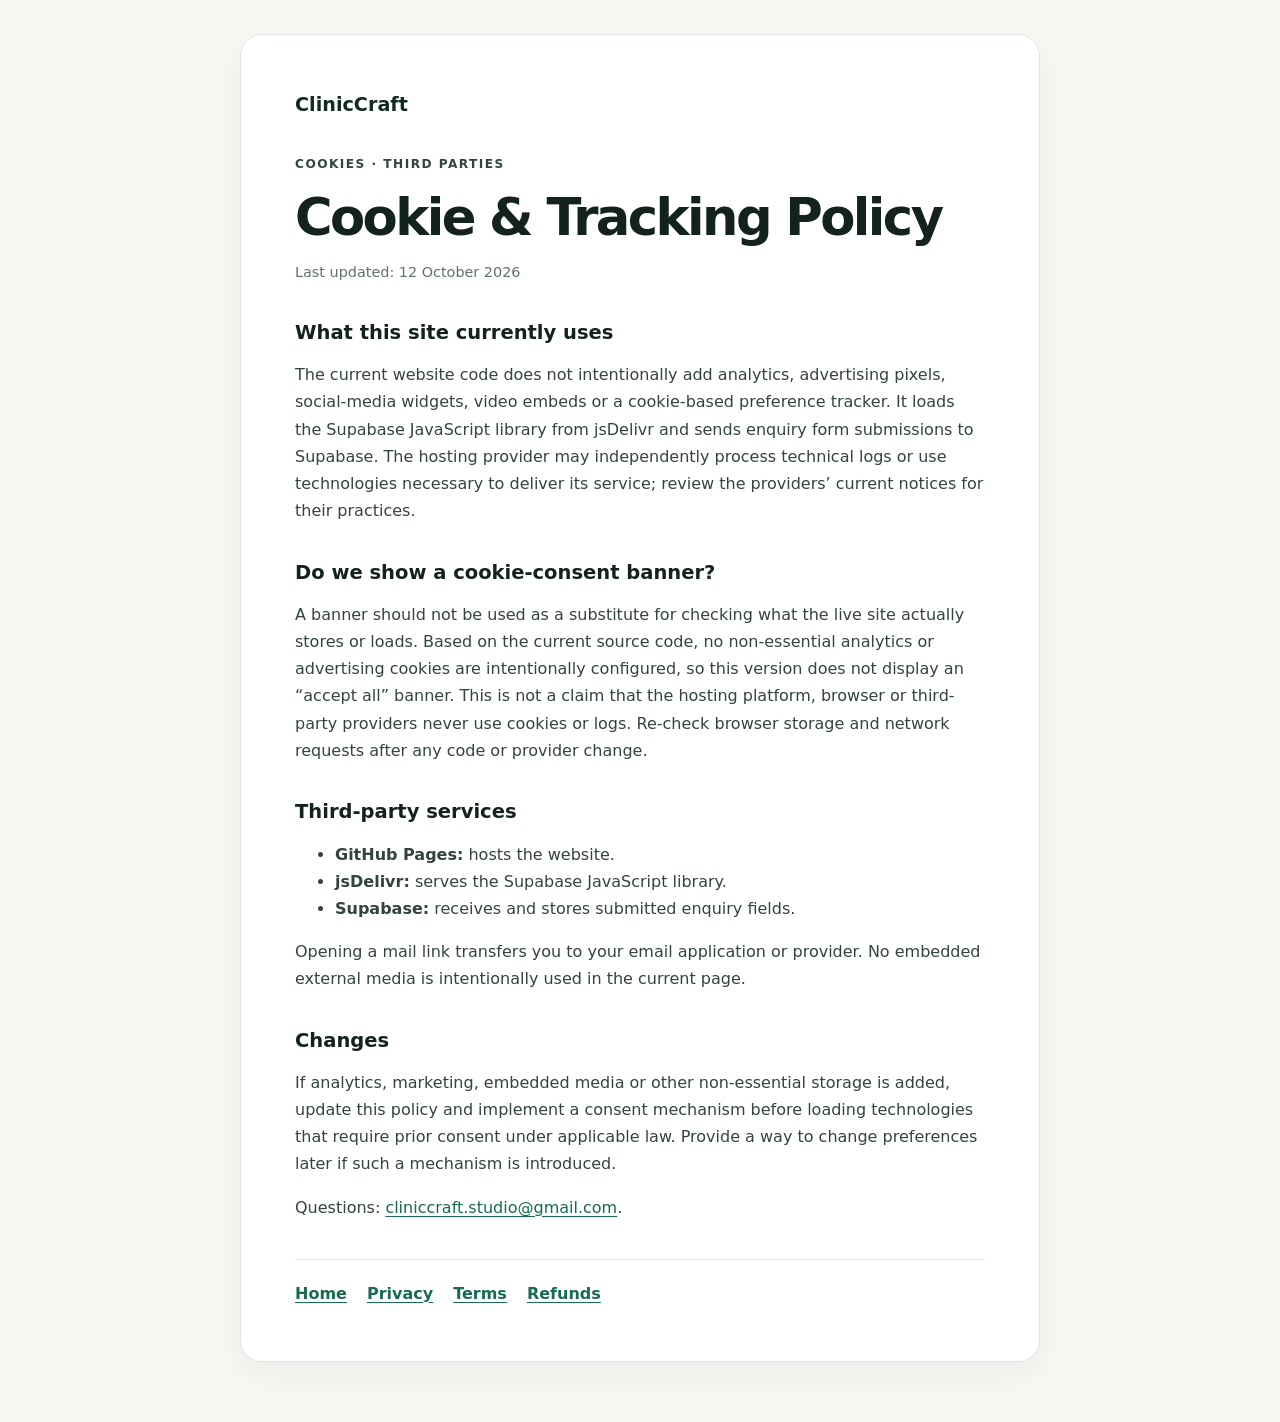
<file: ClinicCraft/cookies.html>
<!doctype html>
<html lang="en"><head><meta charset="utf-8"><meta name="viewport" content="width=device-width,initial-scale=1"><meta name="description" content="ClinicCraft cookie and tracking notice."><title>Cookie Policy — ClinicCraft</title><link rel="stylesheet" href="policy.css"></head><body><main class="page"><a class="brand" href="./">ClinicCraft</a><p class="eyebrow">Cookies · Third parties</p><h1>Cookie & Tracking Policy</h1><p class="updated">Last updated: 12 October 2026</p><h2>What this site currently uses</h2><p>The current website code does not intentionally add analytics, advertising pixels, social-media widgets, video embeds or a cookie-based preference tracker. It loads the Supabase JavaScript library from jsDelivr and sends enquiry form submissions to Supabase. The hosting provider may independently process technical logs or use technologies necessary to deliver its service; review the providers’ current notices for their practices.</p><h2>Do we show a cookie-consent banner?</h2><p>A banner should not be used as a substitute for checking what the live site actually stores or loads. Based on the current source code, no non-essential analytics or advertising cookies are intentionally configured, so this version does not display an “accept all” banner. This is not a claim that the hosting platform, browser or third-party providers never use cookies or logs. Re-check browser storage and network requests after any code or provider change.</p><h2>Third-party services</h2><ul><li><strong>GitHub Pages:</strong> hosts the website.</li><li><strong>jsDelivr:</strong> serves the Supabase JavaScript library.</li><li><strong>Supabase:</strong> receives and stores submitted enquiry fields.</li></ul><p>Opening a mail link transfers you to your email application or provider. No embedded external media is intentionally used in the current page.</p><h2>Changes</h2><p>If analytics, marketing, embedded media or other non-essential storage is added, update this policy and implement a consent mechanism before loading technologies that require prior consent under applicable law. Provide a way to change preferences later if such a mechanism is introduced.</p><p>Questions: <a href="mailto:cliniccraft.studio@gmail.com">cliniccraft.studio@gmail.com</a>.</p><nav class="foot"><a href="./">Home</a><a href="privacy.html">Privacy</a><a href="terms.html">Terms</a><a href="refund.html">Refunds</a></nav></main></body></html>
</file>
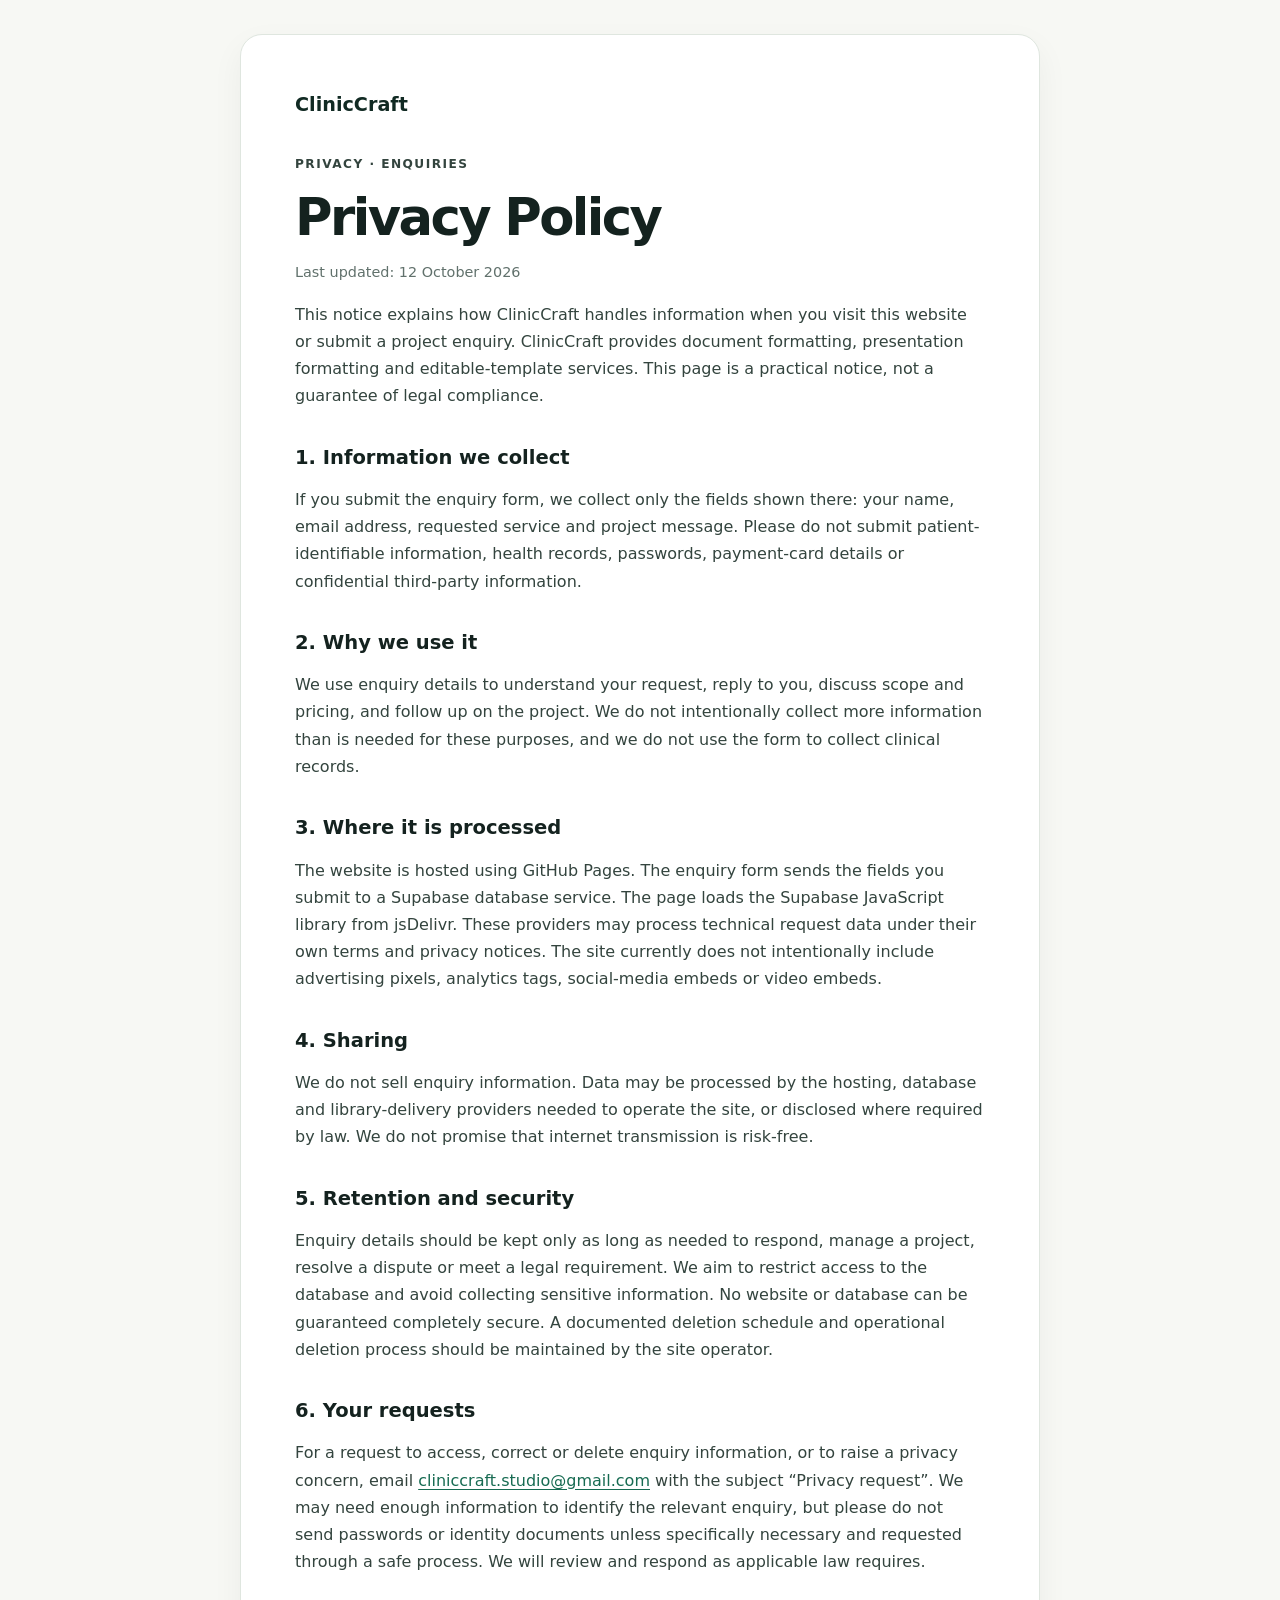
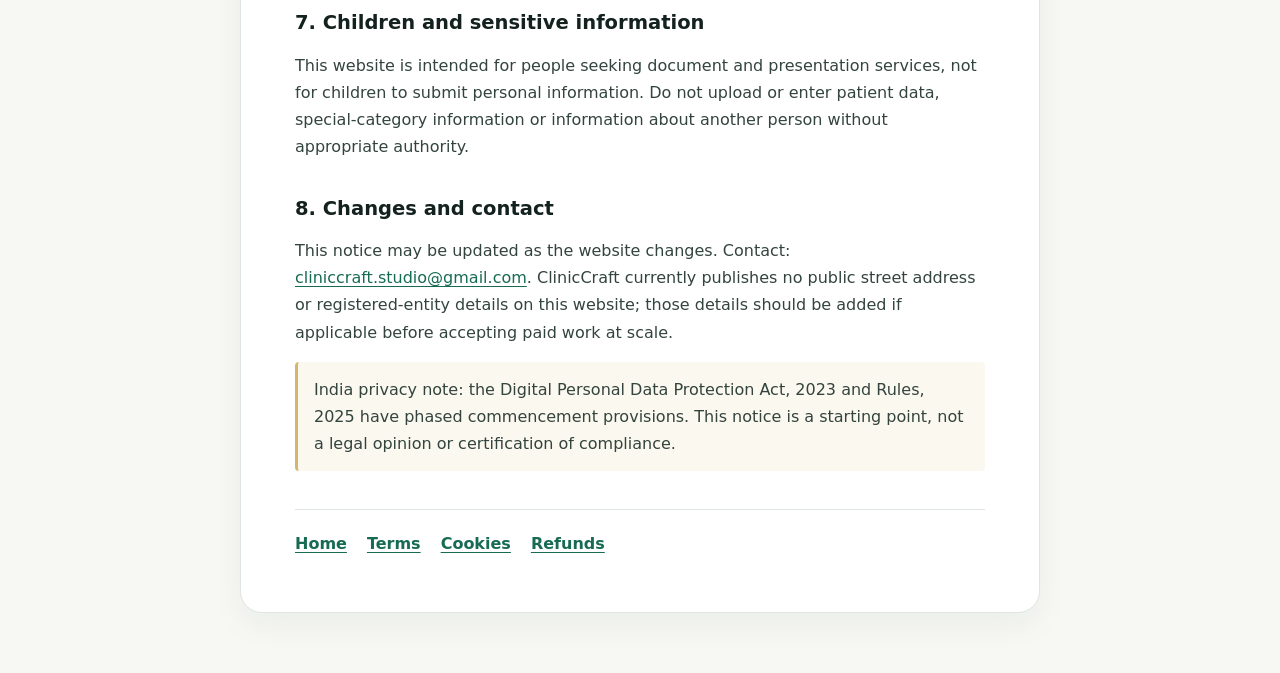
<file: ClinicCraft/privacy.html>
<!doctype html>
<html lang="en"><head><meta charset="utf-8"><meta name="viewport" content="width=device-width,initial-scale=1"><meta name="description" content="ClinicCraft privacy notice: what enquiry data we collect, why we use it, and how to contact us."><title>Privacy Policy — ClinicCraft</title><link rel="stylesheet" href="policy.css"></head><body><main class="page"><a class="brand" href="./">ClinicCraft</a><p class="eyebrow">Privacy · Enquiries</p><h1>Privacy Policy</h1><p class="updated">Last updated: 12 October 2026</p><p>This notice explains how ClinicCraft handles information when you visit this website or submit a project enquiry. ClinicCraft provides document formatting, presentation formatting and editable-template services. This page is a practical notice, not a guarantee of legal compliance.</p><h2>1. Information we collect</h2><p>If you submit the enquiry form, we collect only the fields shown there: your name, email address, requested service and project message. Please do not submit patient-identifiable information, health records, passwords, payment-card details or confidential third-party information.</p><h2>2. Why we use it</h2><p>We use enquiry details to understand your request, reply to you, discuss scope and pricing, and follow up on the project. We do not intentionally collect more information than is needed for these purposes, and we do not use the form to collect clinical records.</p><h2>3. Where it is processed</h2><p>The website is hosted using GitHub Pages. The enquiry form sends the fields you submit to a Supabase database service. The page loads the Supabase JavaScript library from jsDelivr. These providers may process technical request data under their own terms and privacy notices. The site currently does not intentionally include advertising pixels, analytics tags, social-media embeds or video embeds.</p><h2>4. Sharing</h2><p>We do not sell enquiry information. Data may be processed by the hosting, database and library-delivery providers needed to operate the site, or disclosed where required by law. We do not promise that internet transmission is risk-free.</p><h2>5. Retention and security</h2><p>Enquiry details should be kept only as long as needed to respond, manage a project, resolve a dispute or meet a legal requirement. We aim to restrict access to the database and avoid collecting sensitive information. No website or database can be guaranteed completely secure. A documented deletion schedule and operational deletion process should be maintained by the site operator.</p><h2>6. Your requests</h2><p>For a request to access, correct or delete enquiry information, or to raise a privacy concern, email <a href="mailto:cliniccraft.studio@gmail.com">cliniccraft.studio@gmail.com</a> with the subject “Privacy request”. We may need enough information to identify the relevant enquiry, but please do not send passwords or identity documents unless specifically necessary and requested through a safe process. We will review and respond as applicable law requires.</p><h2>7. Children and sensitive information</h2><p>This website is intended for people seeking document and presentation services, not for children to submit personal information. Do not upload or enter patient data, special-category information or information about another person without appropriate authority.</p><h2>8. Changes and contact</h2><p>This notice may be updated as the website changes. Contact: <a href="mailto:cliniccraft.studio@gmail.com">cliniccraft.studio@gmail.com</a>. ClinicCraft currently publishes no public street address or registered-entity details on this website; those details should be added if applicable before accepting paid work at scale.</p><p class="callout">India privacy note: the Digital Personal Data Protection Act, 2023 and Rules, 2025 have phased commencement provisions. This notice is a starting point, not a legal opinion or certification of compliance.</p><nav class="foot"><a href="./">Home</a><a href="terms.html">Terms</a><a href="cookies.html">Cookies</a><a href="refund.html">Refunds</a></nav></main></body></html>
</file>
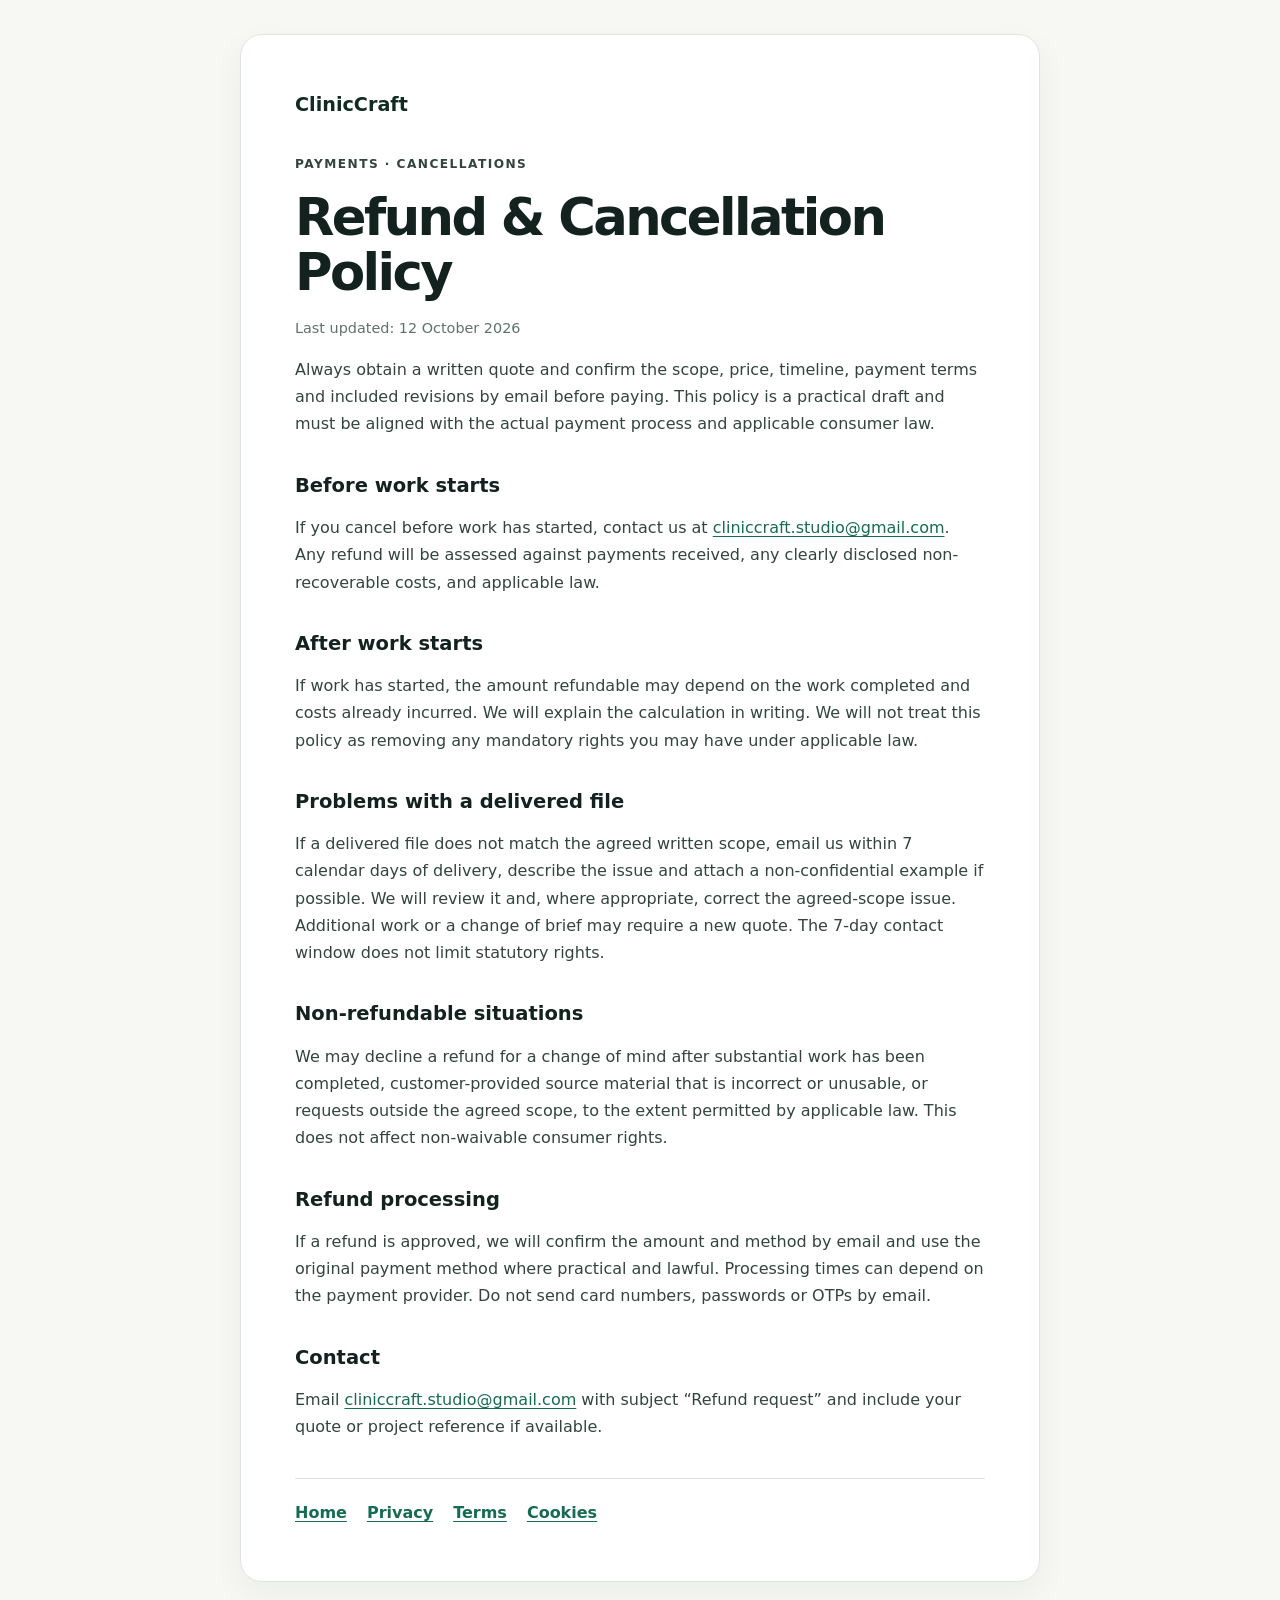
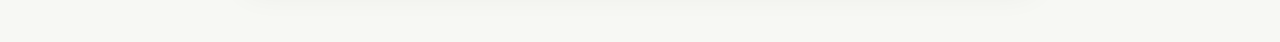
<file: ClinicCraft/refund.html>
<!doctype html>
<html lang="en"><head><meta charset="utf-8"><meta name="viewport" content="width=device-width,initial-scale=1"><meta name="description" content="ClinicCraft cancellation, correction and refund policy."><title>Refund Policy — ClinicCraft</title><link rel="stylesheet" href="policy.css"></head><body><main class="page"><a class="brand" href="./">ClinicCraft</a><p class="eyebrow">Payments · Cancellations</p><h1>Refund & Cancellation Policy</h1><p class="updated">Last updated: 12 October 2026</p><p>Always obtain a written quote and confirm the scope, price, timeline, payment terms and included revisions by email before paying. This policy is a practical draft and must be aligned with the actual payment process and applicable consumer law.</p><h2>Before work starts</h2><p>If you cancel before work has started, contact us at <a href="mailto:cliniccraft.studio@gmail.com">cliniccraft.studio@gmail.com</a>. Any refund will be assessed against payments received, any clearly disclosed non-recoverable costs, and applicable law.</p><h2>After work starts</h2><p>If work has started, the amount refundable may depend on the work completed and costs already incurred. We will explain the calculation in writing. We will not treat this policy as removing any mandatory rights you may have under applicable law.</p><h2>Problems with a delivered file</h2><p>If a delivered file does not match the agreed written scope, email us within 7 calendar days of delivery, describe the issue and attach a non-confidential example if possible. We will review it and, where appropriate, correct the agreed-scope issue. Additional work or a change of brief may require a new quote. The 7-day contact window does not limit statutory rights.</p><h2>Non-refundable situations</h2><p>We may decline a refund for a change of mind after substantial work has been completed, customer-provided source material that is incorrect or unusable, or requests outside the agreed scope, to the extent permitted by applicable law. This does not affect non-waivable consumer rights.</p><h2>Refund processing</h2><p>If a refund is approved, we will confirm the amount and method by email and use the original payment method where practical and lawful. Processing times can depend on the payment provider. Do not send card numbers, passwords or OTPs by email.</p><h2>Contact</h2><p>Email <a href="mailto:cliniccraft.studio@gmail.com">cliniccraft.studio@gmail.com</a> with subject “Refund request” and include your quote or project reference if available.</p><nav class="foot"><a href="./">Home</a><a href="privacy.html">Privacy</a><a href="terms.html">Terms</a><a href="cookies.html">Cookies</a></nav></main></body></html>
</file>
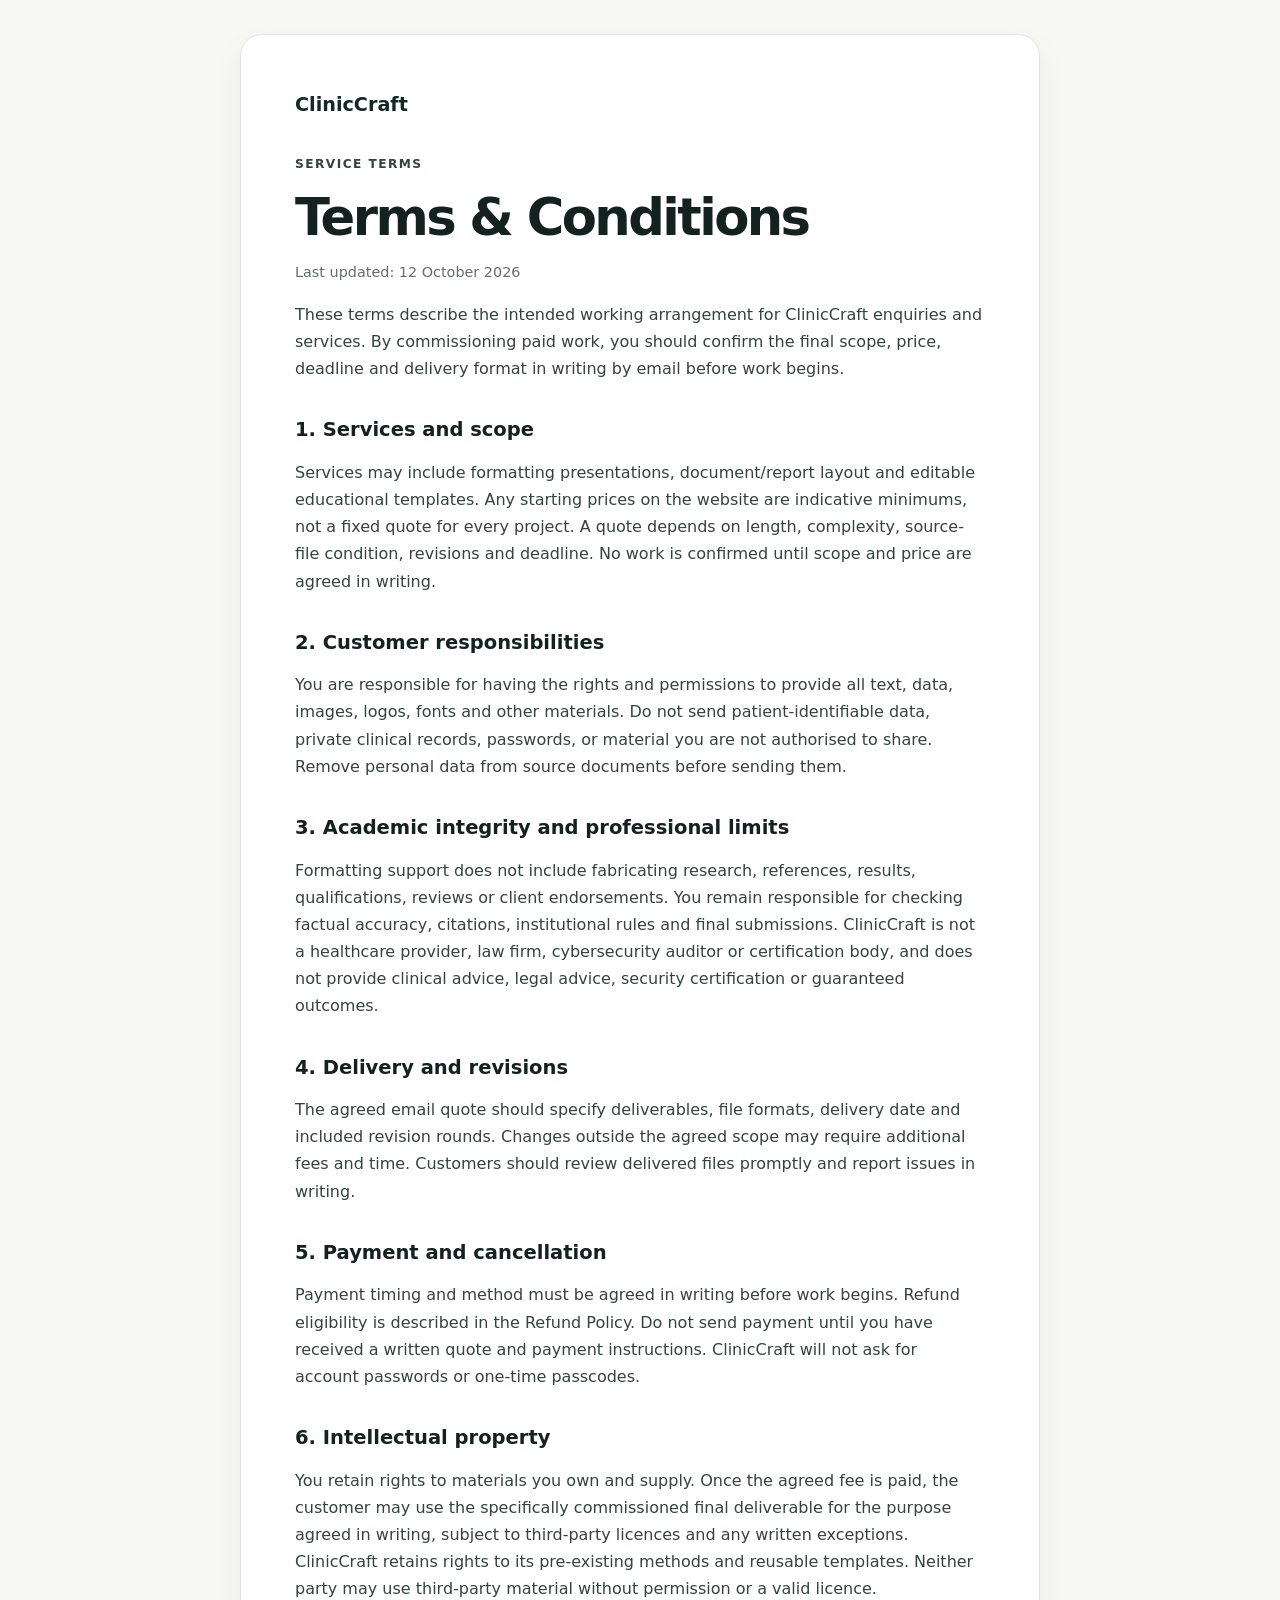
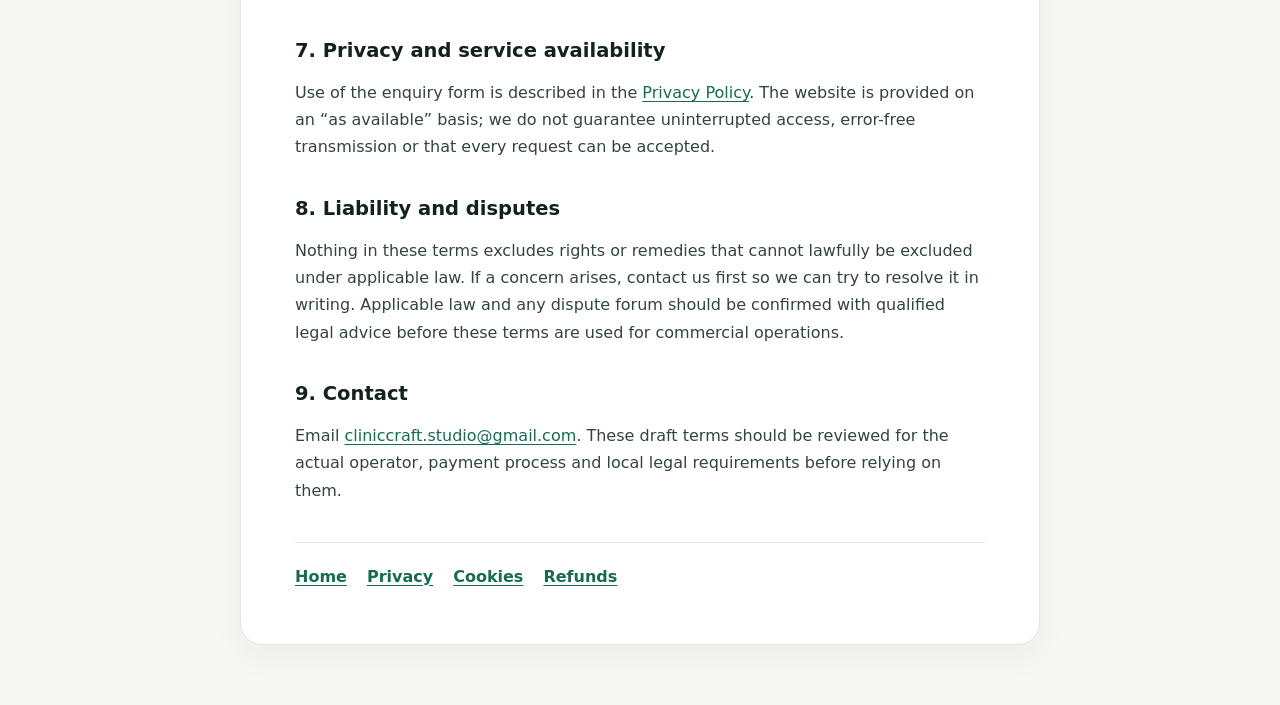
<file: ClinicCraft/terms.html>
<!doctype html>
<html lang="en"><head><meta charset="utf-8"><meta name="viewport" content="width=device-width,initial-scale=1"><meta name="description" content="ClinicCraft service terms, scope, customer responsibilities and limitations."><title>Terms & Conditions — ClinicCraft</title><link rel="stylesheet" href="policy.css"></head><body><main class="page"><a class="brand" href="./">ClinicCraft</a><p class="eyebrow">Service terms</p><h1>Terms & Conditions</h1><p class="updated">Last updated: 12 October 2026</p><p>These terms describe the intended working arrangement for ClinicCraft enquiries and services. By commissioning paid work, you should confirm the final scope, price, deadline and delivery format in writing by email before work begins.</p><h2>1. Services and scope</h2><p>Services may include formatting presentations, document/report layout and editable educational templates. Any starting prices on the website are indicative minimums, not a fixed quote for every project. A quote depends on length, complexity, source-file condition, revisions and deadline. No work is confirmed until scope and price are agreed in writing.</p><h2>2. Customer responsibilities</h2><p>You are responsible for having the rights and permissions to provide all text, data, images, logos, fonts and other materials. Do not send patient-identifiable data, private clinical records, passwords, or material you are not authorised to share. Remove personal data from source documents before sending them.</p><h2>3. Academic integrity and professional limits</h2><p>Formatting support does not include fabricating research, references, results, qualifications, reviews or client endorsements. You remain responsible for checking factual accuracy, citations, institutional rules and final submissions. ClinicCraft is not a healthcare provider, law firm, cybersecurity auditor or certification body, and does not provide clinical advice, legal advice, security certification or guaranteed outcomes.</p><h2>4. Delivery and revisions</h2><p>The agreed email quote should specify deliverables, file formats, delivery date and included revision rounds. Changes outside the agreed scope may require additional fees and time. Customers should review delivered files promptly and report issues in writing.</p><h2>5. Payment and cancellation</h2><p>Payment timing and method must be agreed in writing before work begins. Refund eligibility is described in the Refund Policy. Do not send payment until you have received a written quote and payment instructions. ClinicCraft will not ask for account passwords or one-time passcodes.</p><h2>6. Intellectual property</h2><p>You retain rights to materials you own and supply. Once the agreed fee is paid, the customer may use the specifically commissioned final deliverable for the purpose agreed in writing, subject to third-party licences and any written exceptions. ClinicCraft retains rights to its pre-existing methods and reusable templates. Neither party may use third-party material without permission or a valid licence.</p><h2>7. Privacy and service availability</h2><p>Use of the enquiry form is described in the <a href="privacy.html">Privacy Policy</a>. The website is provided on an “as available” basis; we do not guarantee uninterrupted access, error-free transmission or that every request can be accepted.</p><h2>8. Liability and disputes</h2><p>Nothing in these terms excludes rights or remedies that cannot lawfully be excluded under applicable law. If a concern arises, contact us first so we can try to resolve it in writing. Applicable law and any dispute forum should be confirmed with qualified legal advice before these terms are used for commercial operations.</p><h2>9. Contact</h2><p>Email <a href="mailto:cliniccraft.studio@gmail.com">cliniccraft.studio@gmail.com</a>. These draft terms should be reviewed for the actual operator, payment process and local legal requirements before relying on them.</p><nav class="foot"><a href="./">Home</a><a href="privacy.html">Privacy</a><a href="cookies.html">Cookies</a><a href="refund.html">Refunds</a></nav></main></body></html>
</file>
<file: ClinicCraft/policy.css>
:root{color-scheme:light;--ink:#14221f;--muted:#61716c;--paper:#f7f8f4;--line:#dfe6df;--green:#176b52;--mint:#dff2e8;--dark:#112a23}*{box-sizing:border-box}html{scroll-behavior:smooth}body{margin:0;background:var(--paper);color:var(--ink);font:16px/1.7 system-ui,-apple-system,BlinkMacSystemFont,"Segoe UI",sans-serif}.page{width:min(800px,calc(100% - 32px));margin:34px auto 60px;padding:clamp(22px,5vw,54px);background:#fff;border:1px solid var(--line);border-radius:22px;box-shadow:0 12px 32px rgba(17,42,35,.05)}a{color:var(--green);text-underline-offset:3px}a:focus-visible{outline:3px solid #176b52;outline-offset:3px}.brand{font-weight:900;font-size:1.2rem;text-decoration:none;color:var(--dark)}.eyebrow{margin-top:32px;color:var(--green);font-size:.76rem;letter-spacing:.12em;text-transform:uppercase;font-weight:850}.page h1{font-size:clamp(2rem,7vw,3.2rem);line-height:1.08;letter-spacing:-.05em;margin:.3em 0}.page h2{font-size:1.22rem;line-height:1.3;margin:1.8em 0 .45em}.page p,.page li{color:#33443e}.updated{color:var(--muted)!important;font-size:.9rem}.callout{padding:14px 16px;border-left:3px solid #d6b56d;background:#fbf8ef;border-radius:4px}.foot{display:flex;flex-wrap:wrap;gap:12px 20px;border-top:1px solid var(--line);padding-top:20px;margin-top:38px}.foot a{font-weight:700}@media(prefers-reduced-motion:reduce){html{scroll-behavior:auto}}
</file>
